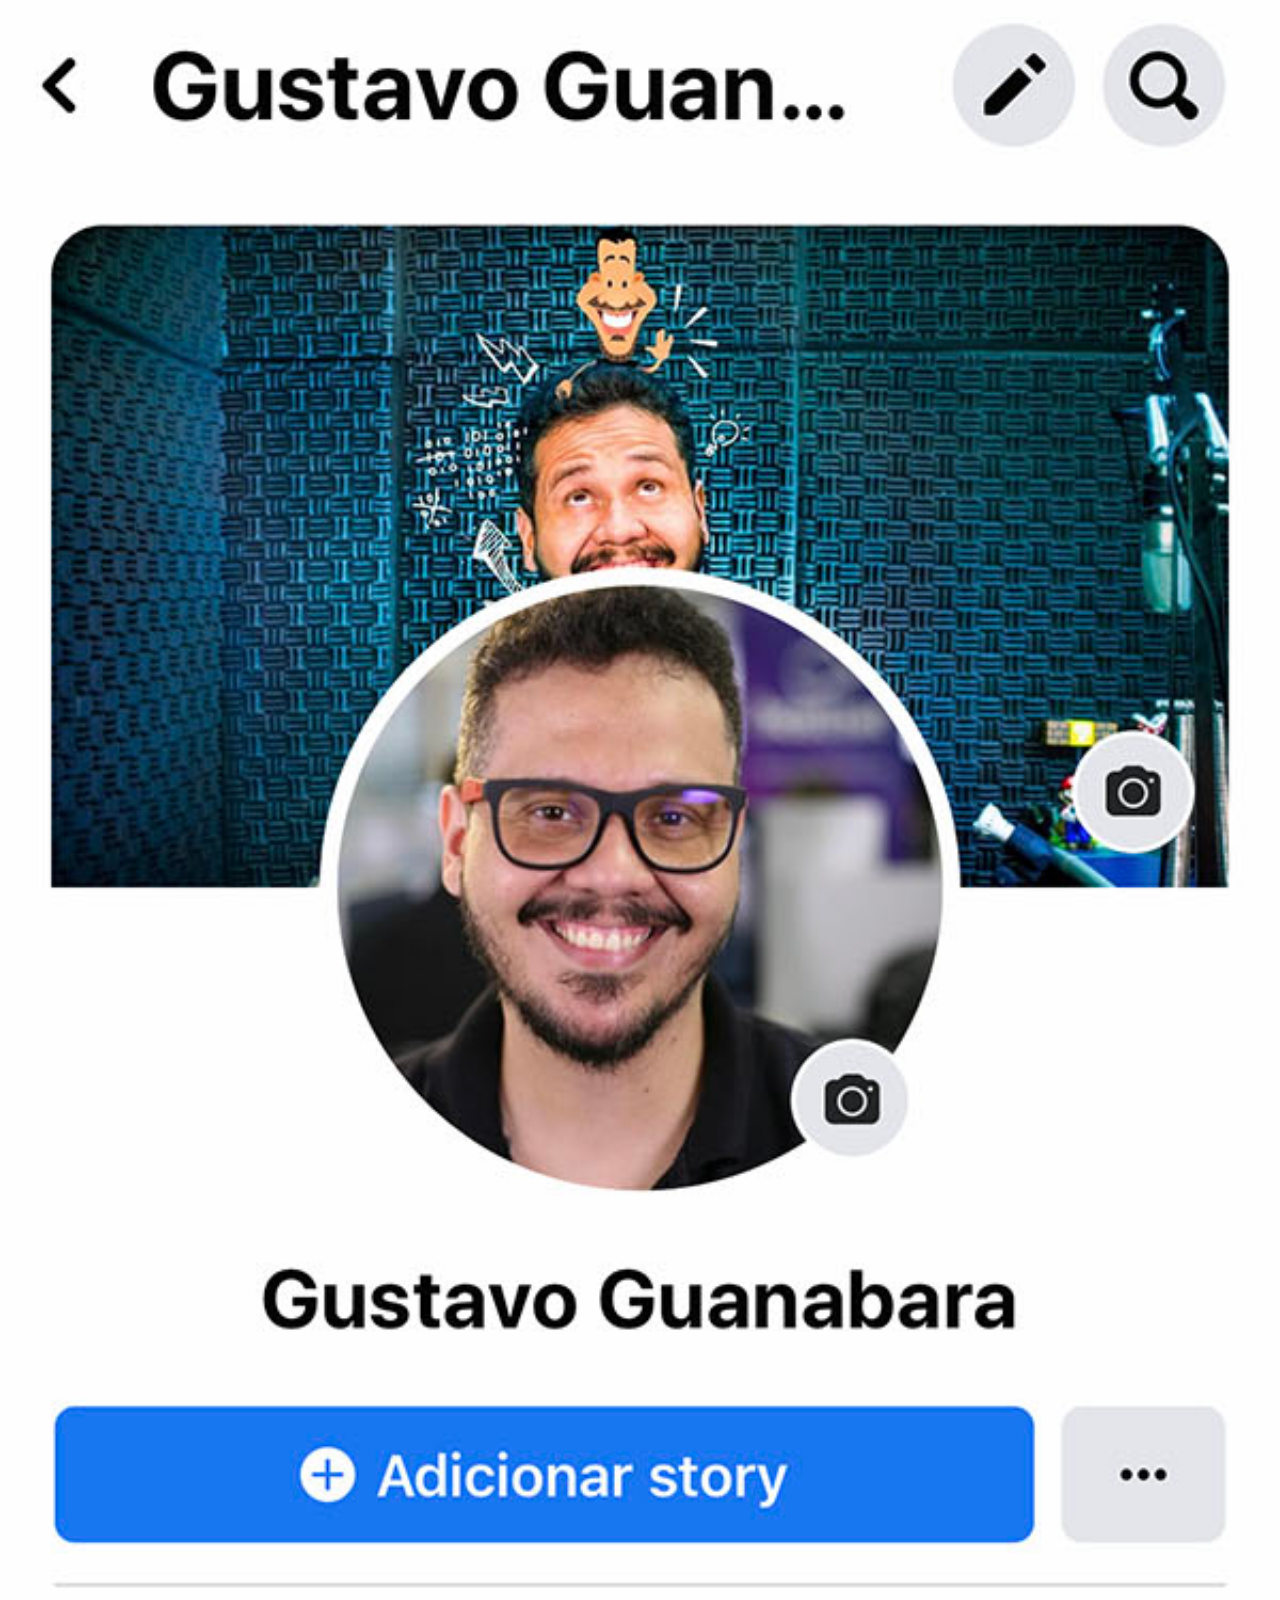
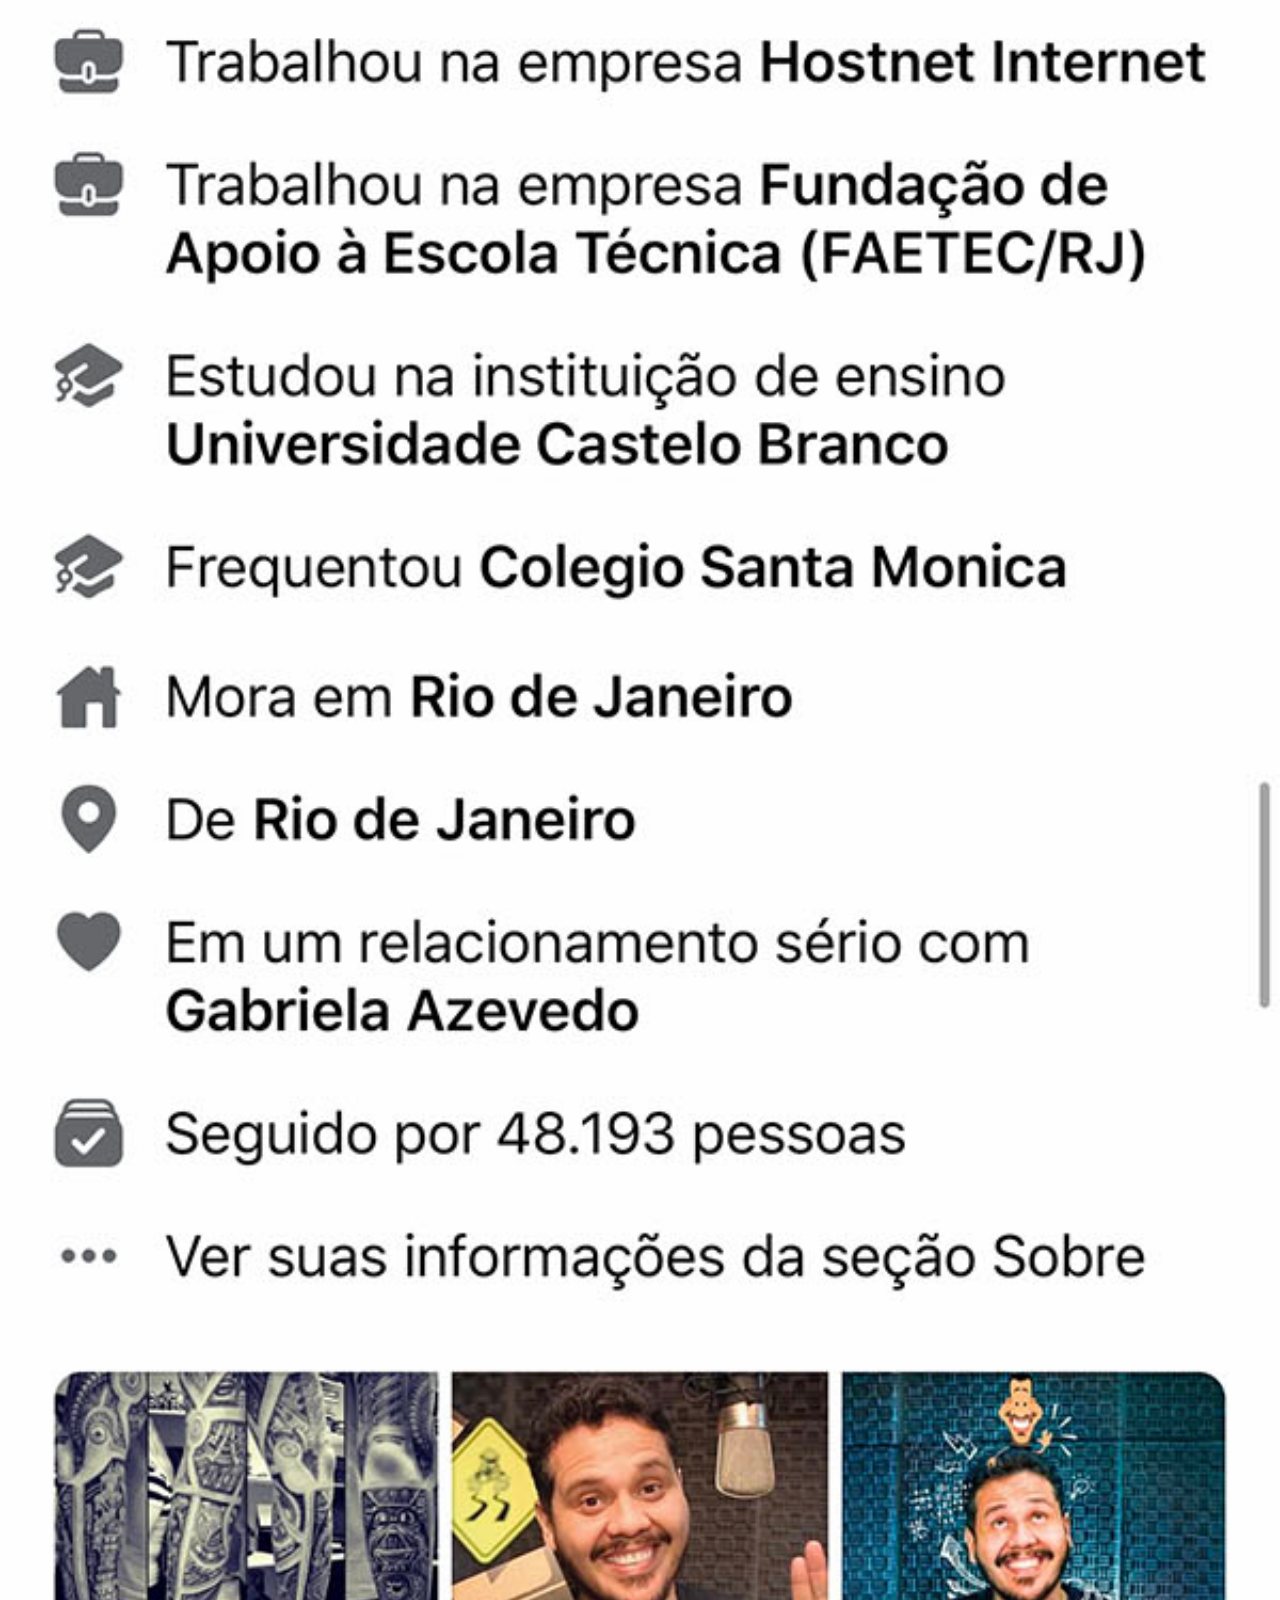
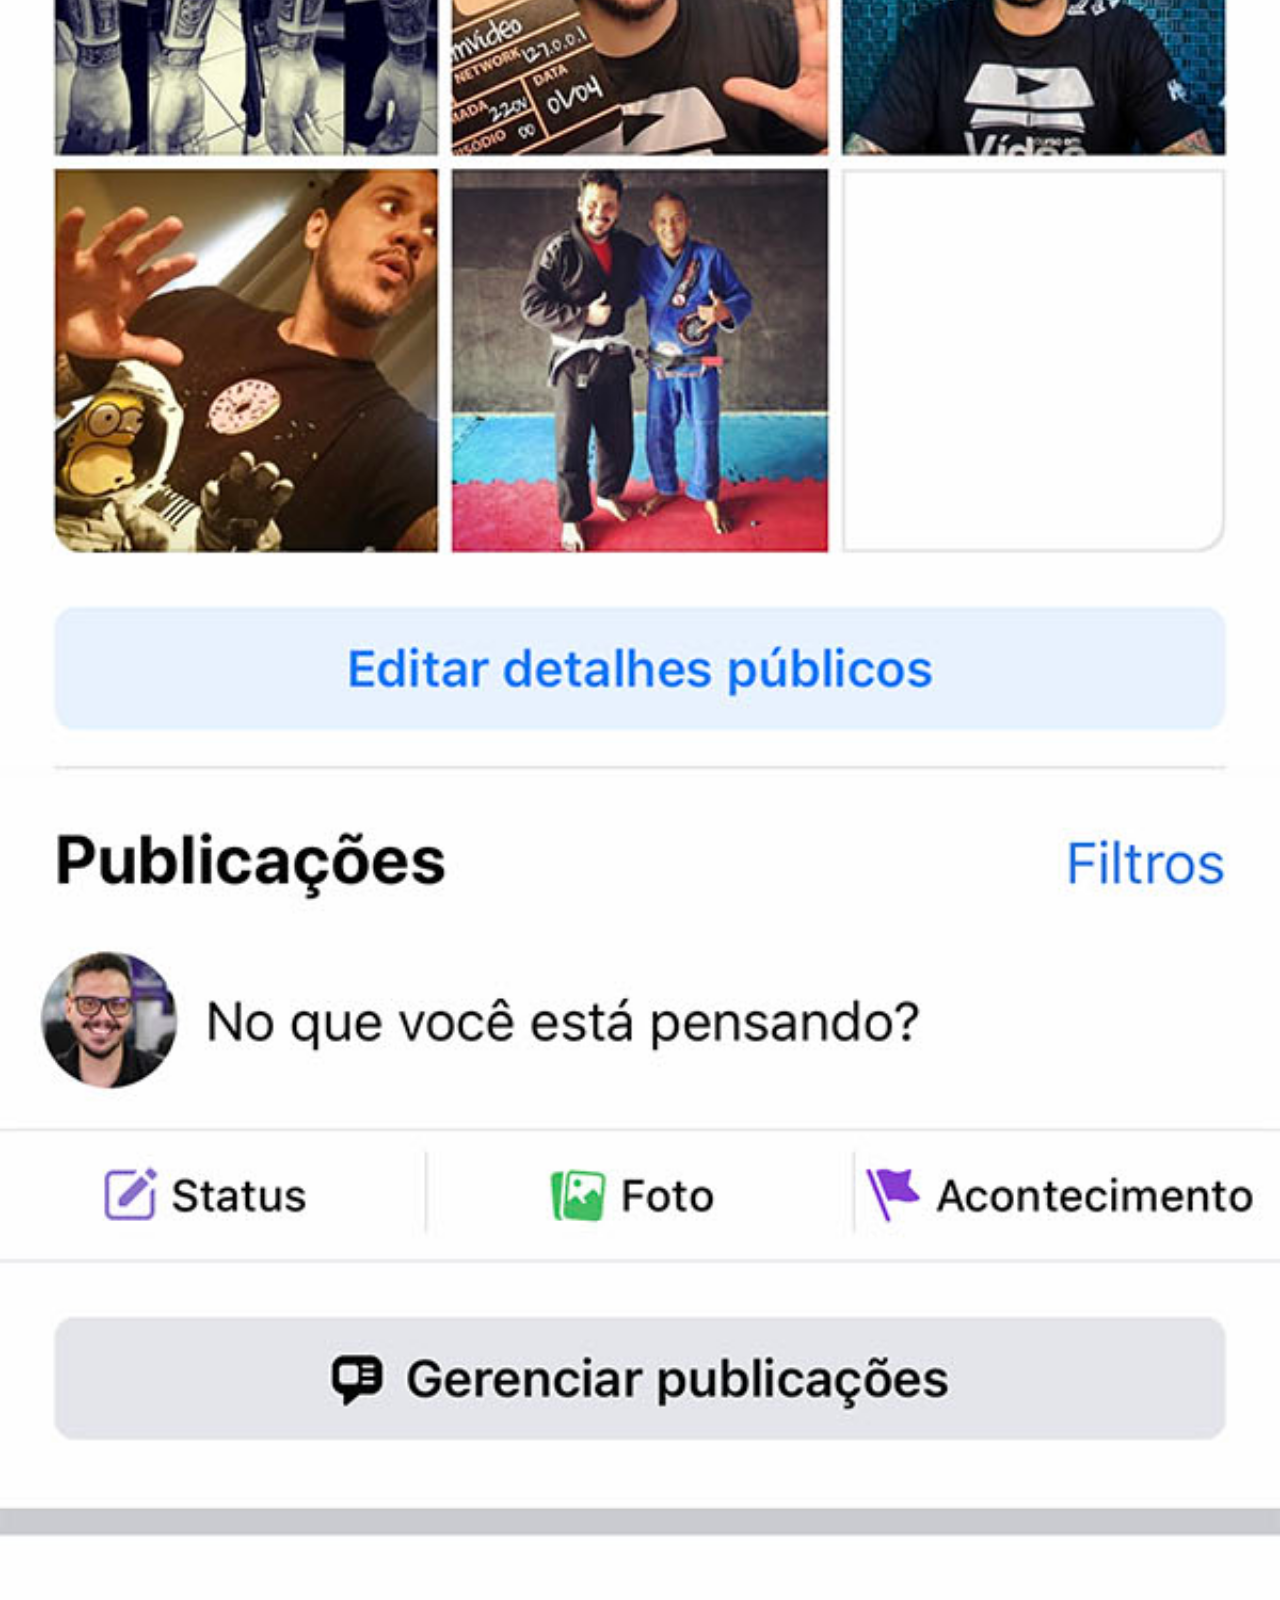
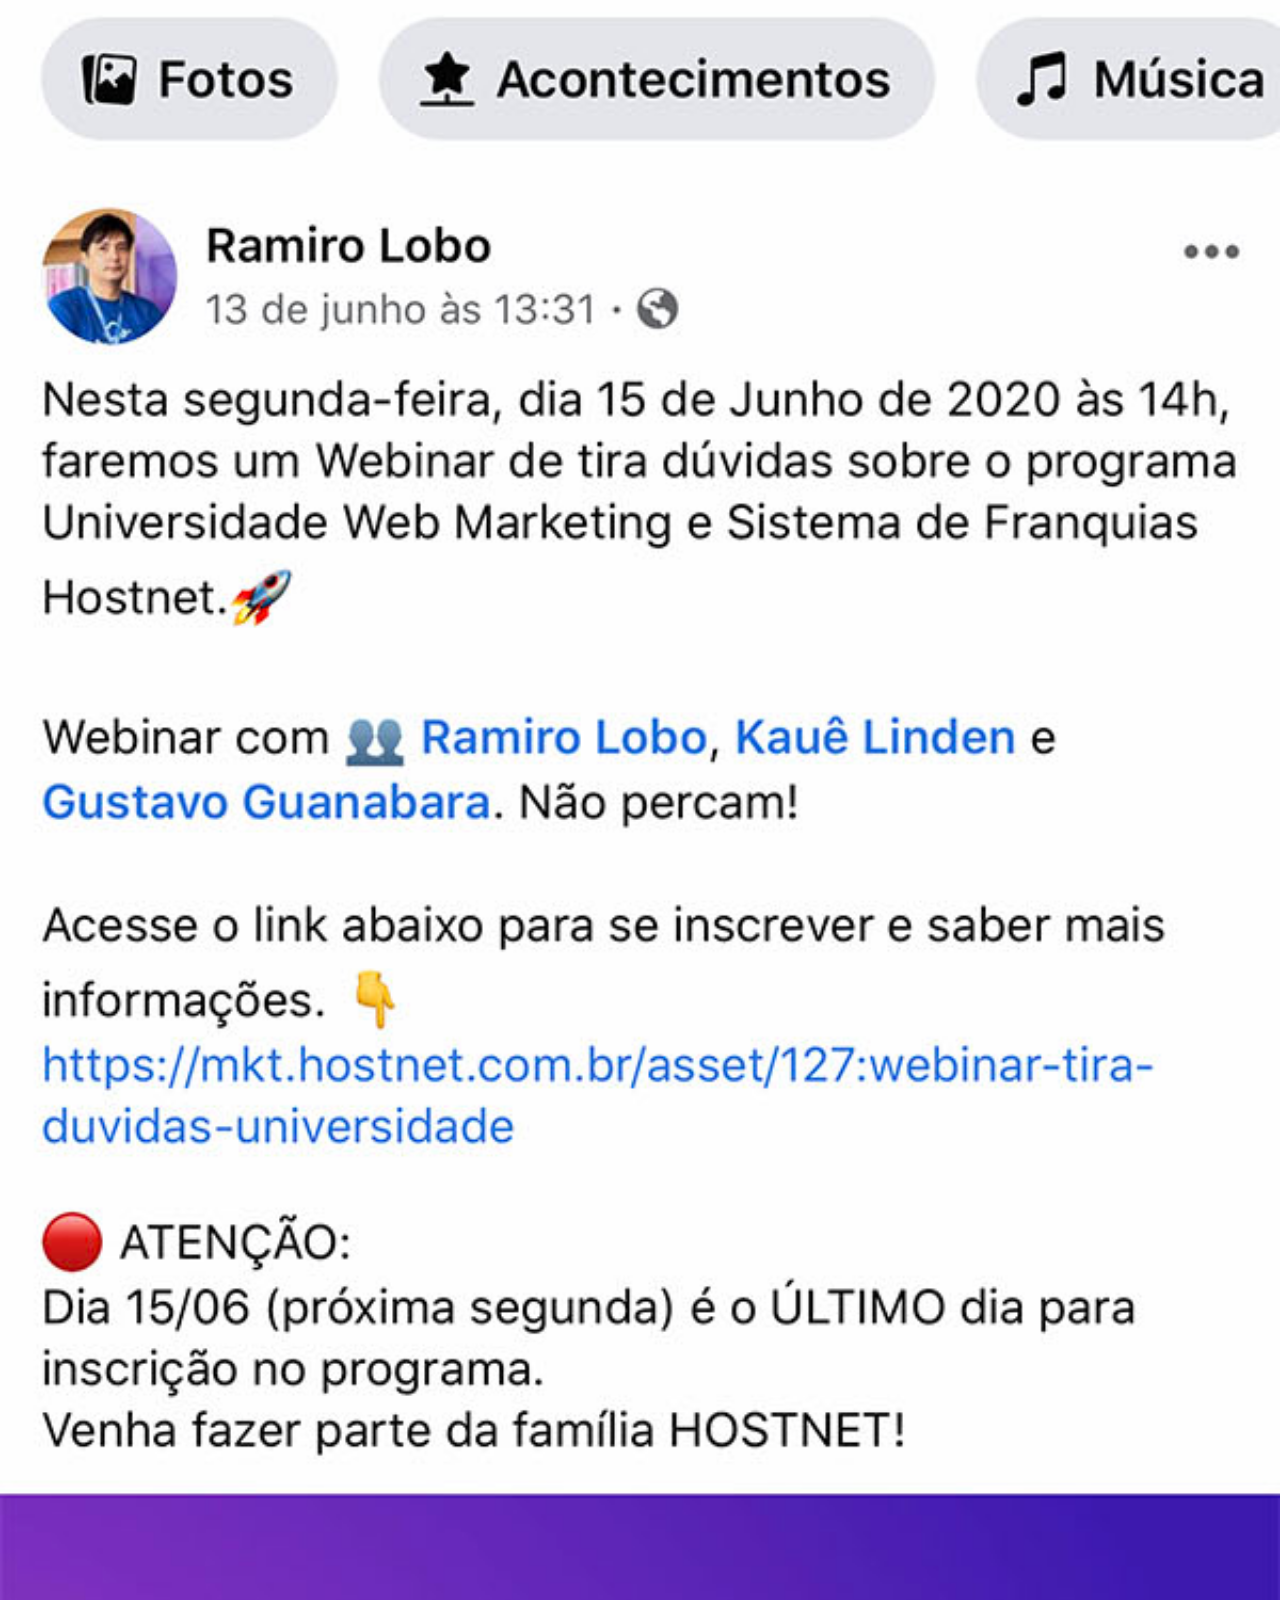
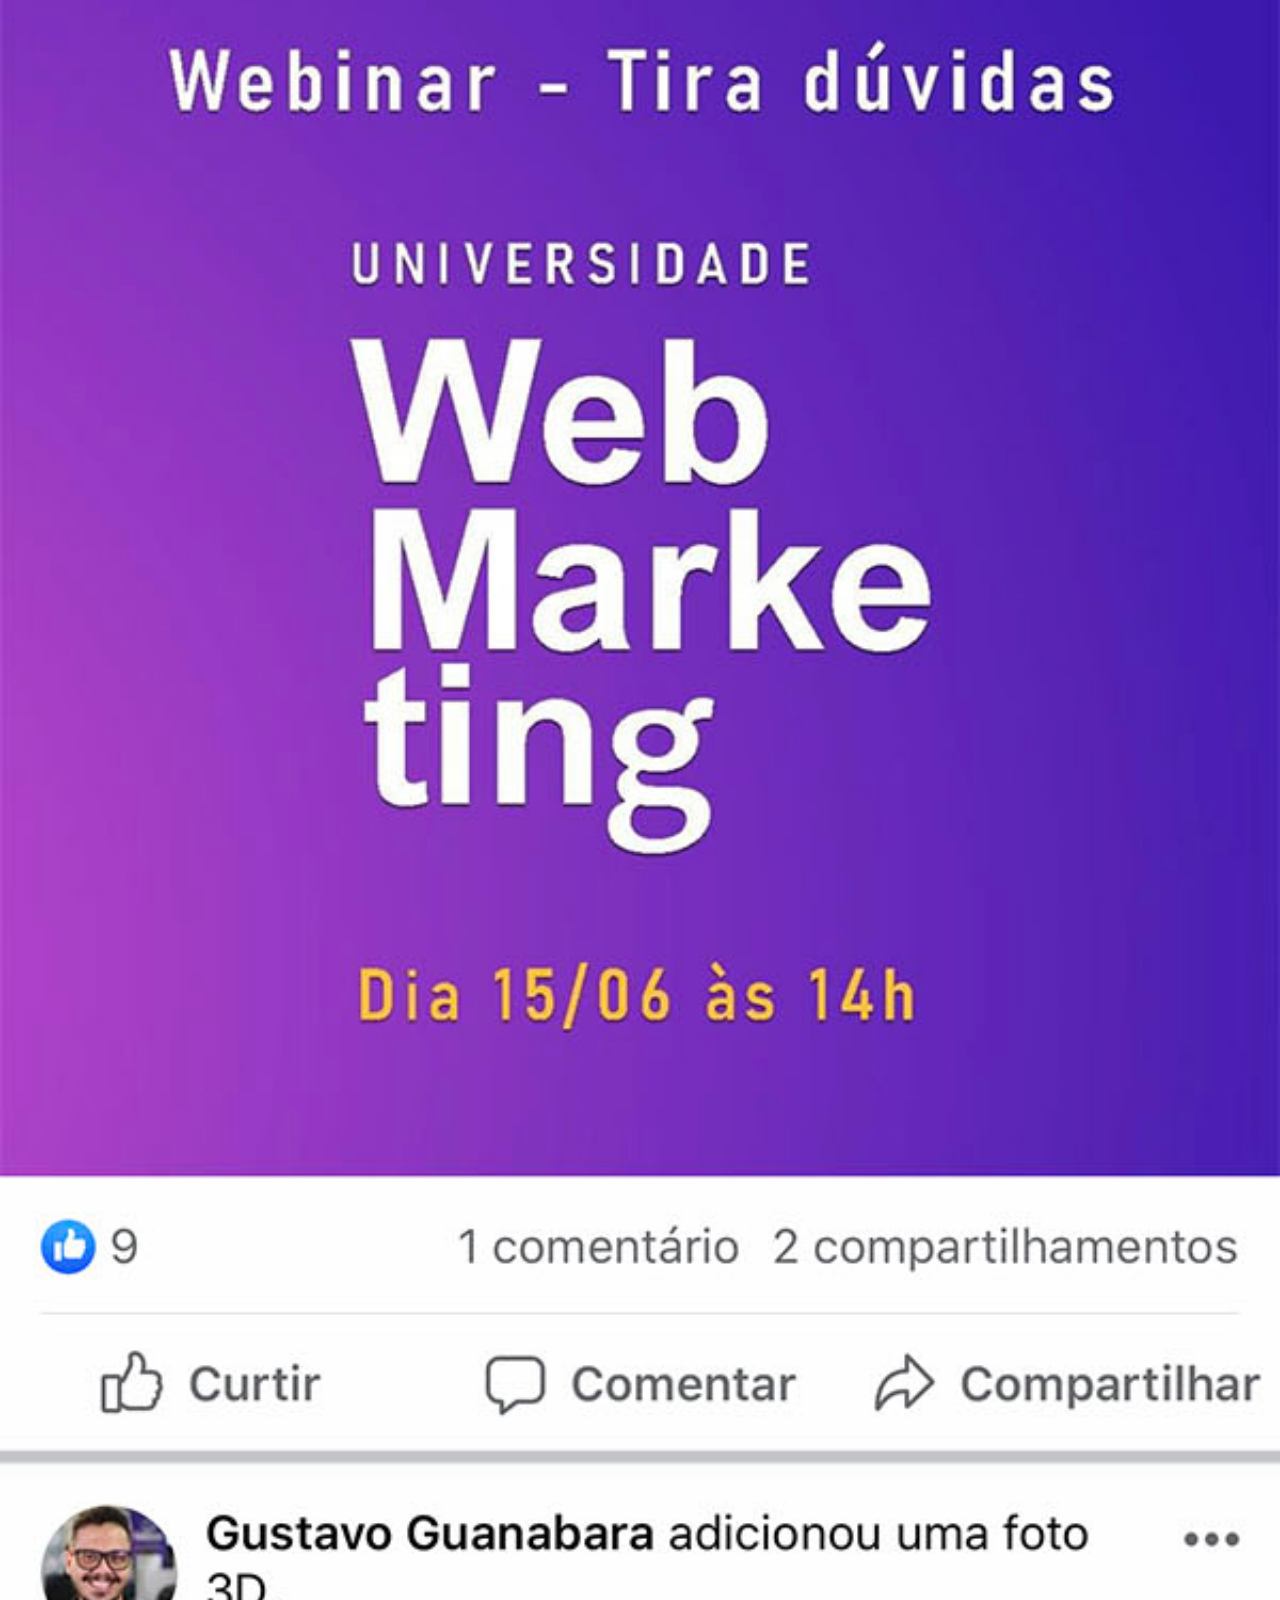
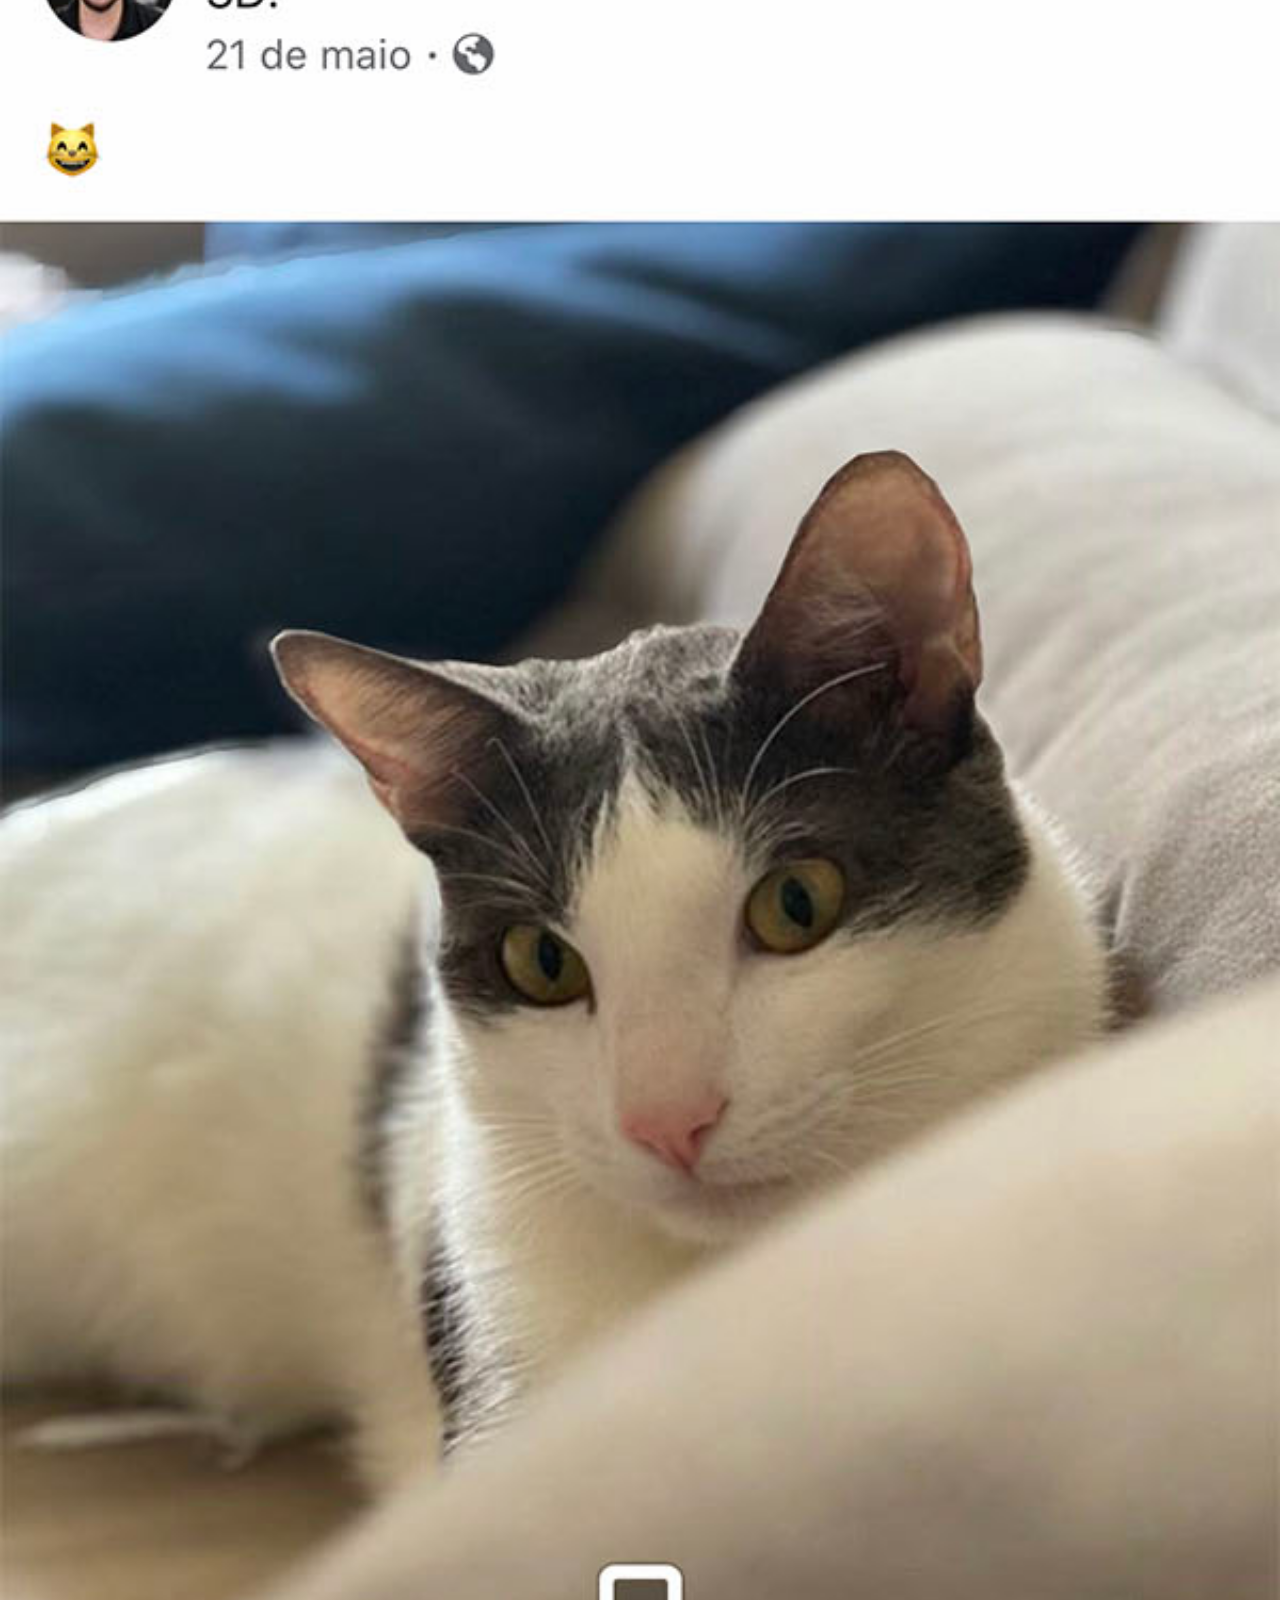
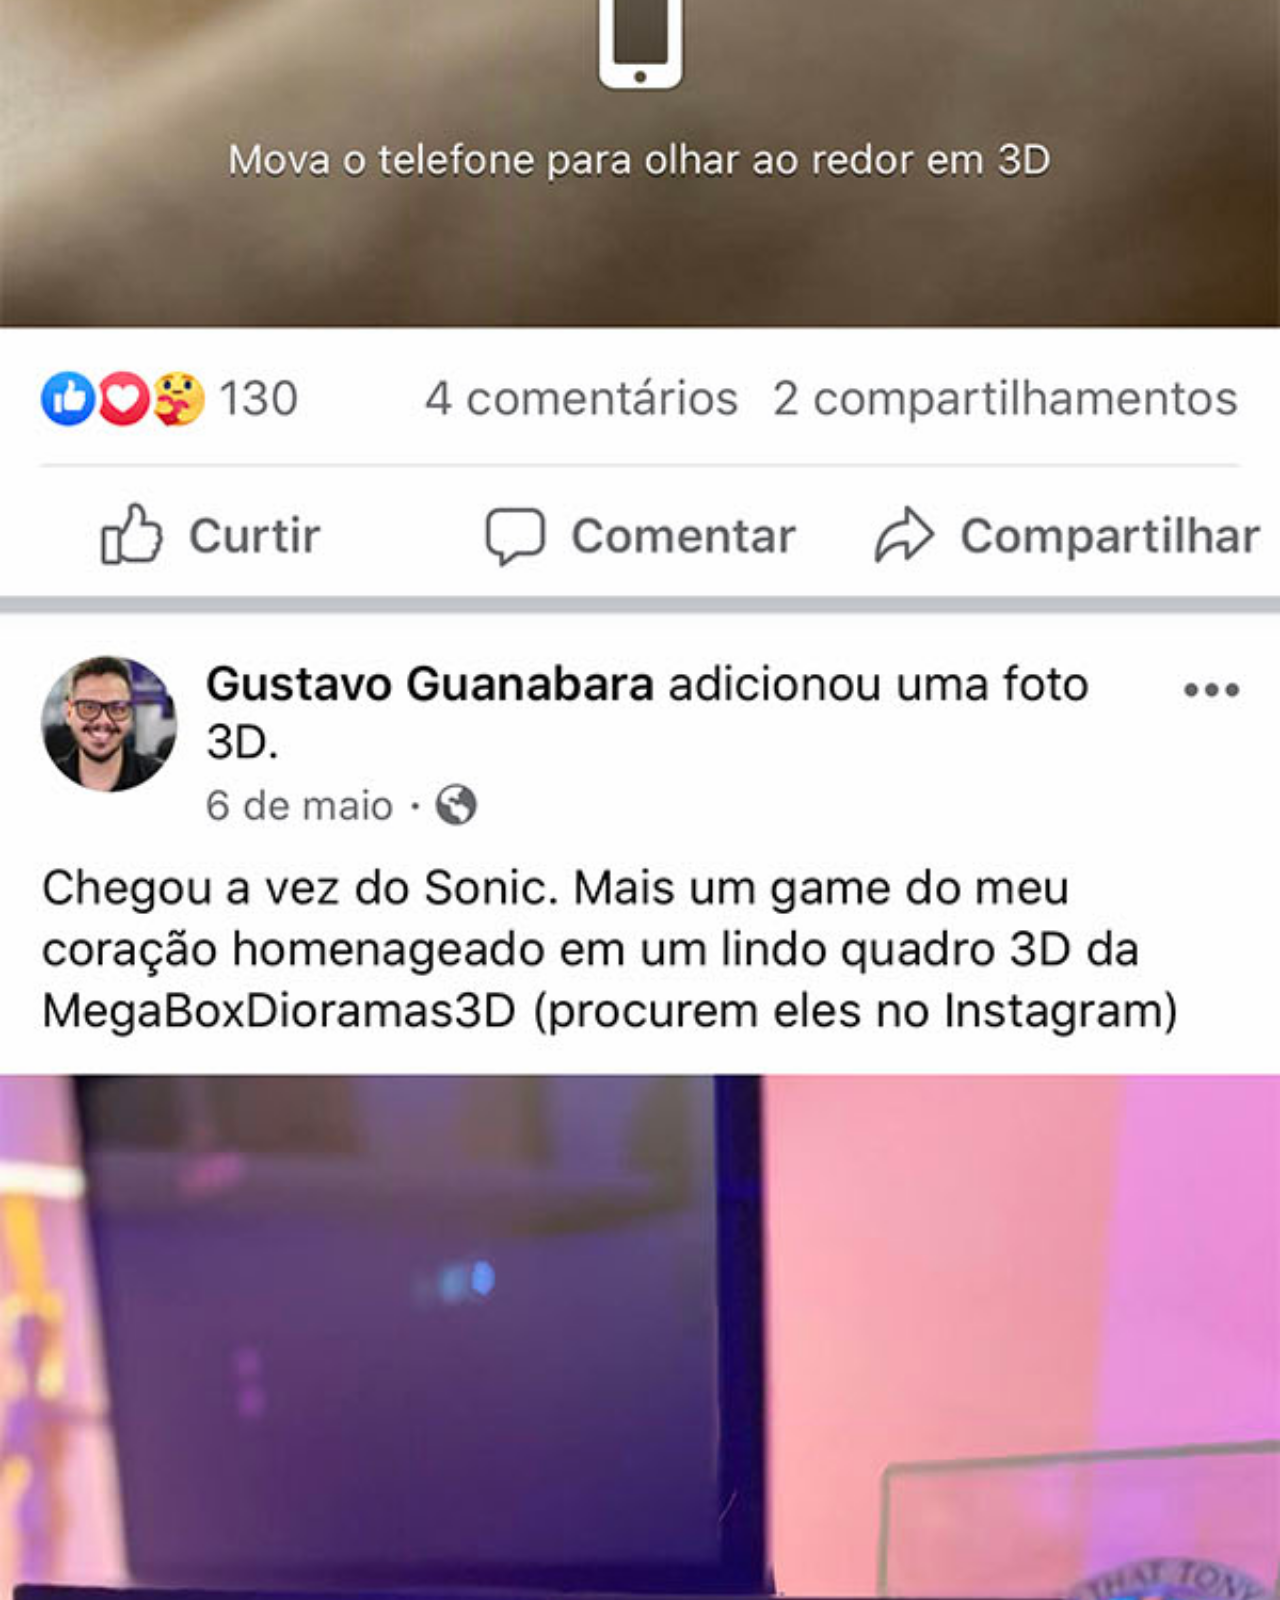
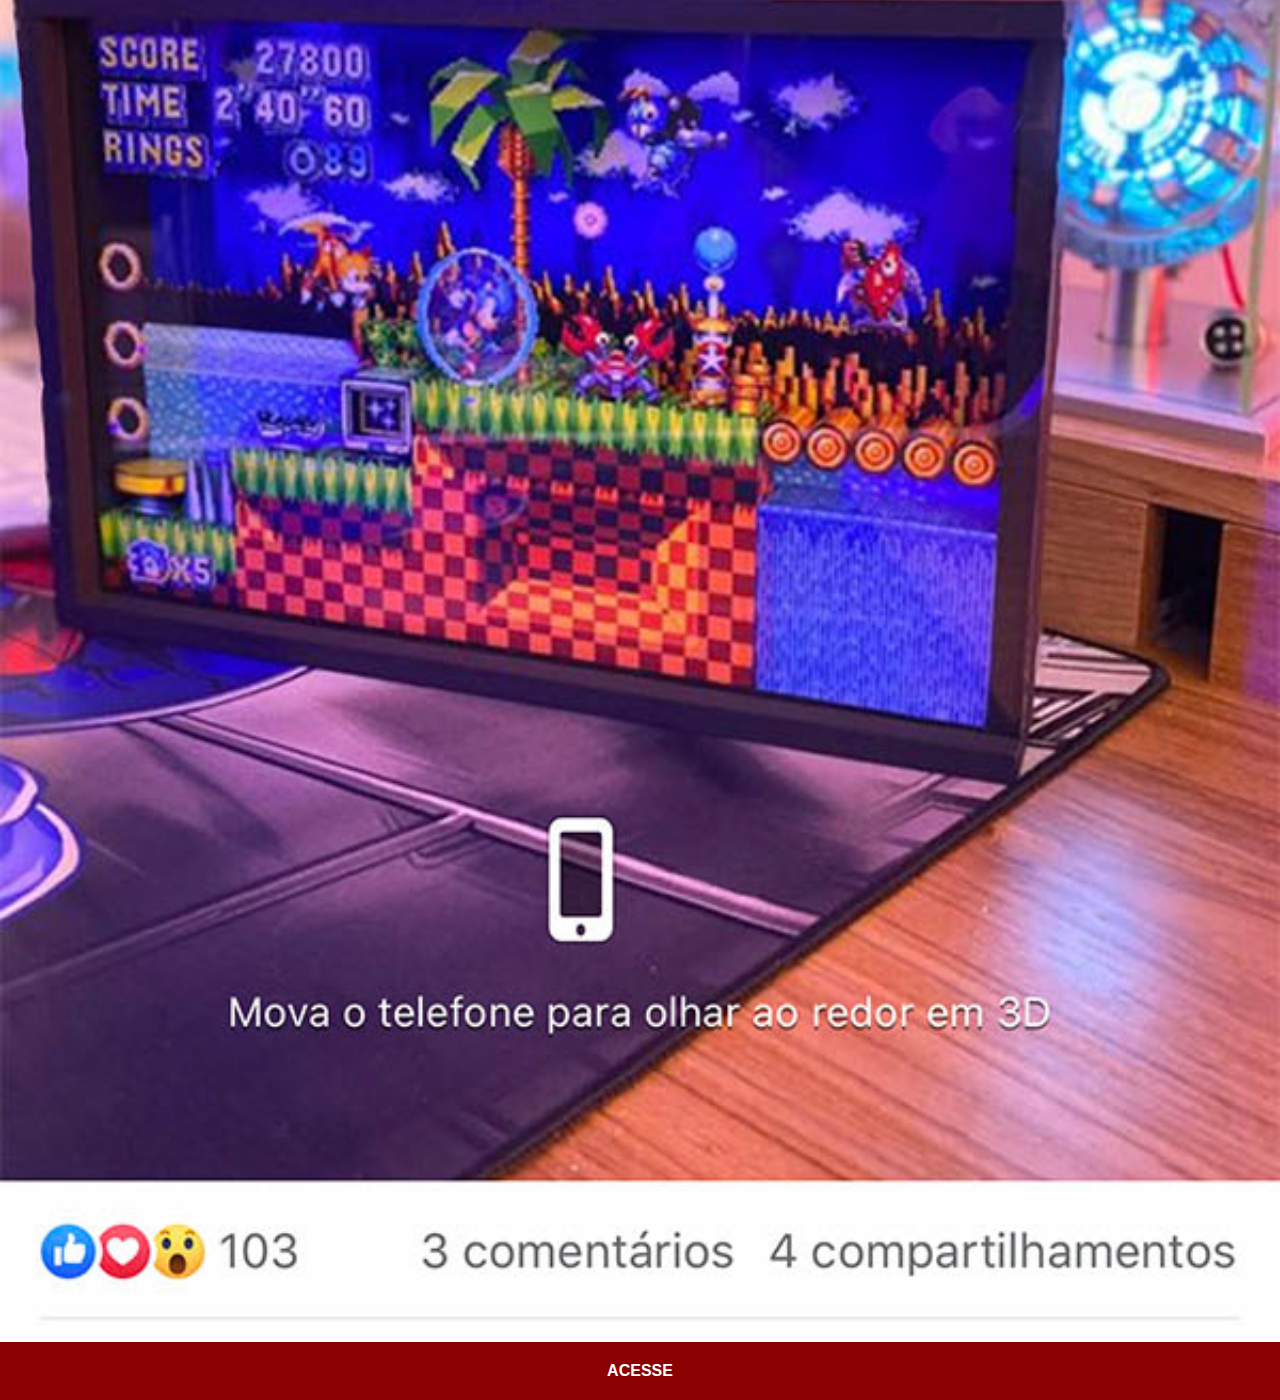
<file: facebook_tela.html>
<!DOCTYPE html>
<html lang="pt-BR">
<head>
    <meta charset="UTF-8">
    <meta name="viewport" content="width=device-width, initial-scale=1.0">
    <title>Tela Facebook</title>
    <link rel="stylesheet" href="estilos/social.css">
</head>
<body>
    <img src="imagens/tela-facebook.jpg" alt="Tela do Facebook"> 
    <a href="https://www.facebook.com/gustavoguanabara/" target="_blank">ACESSE</a>
</body>
</html>
</file>
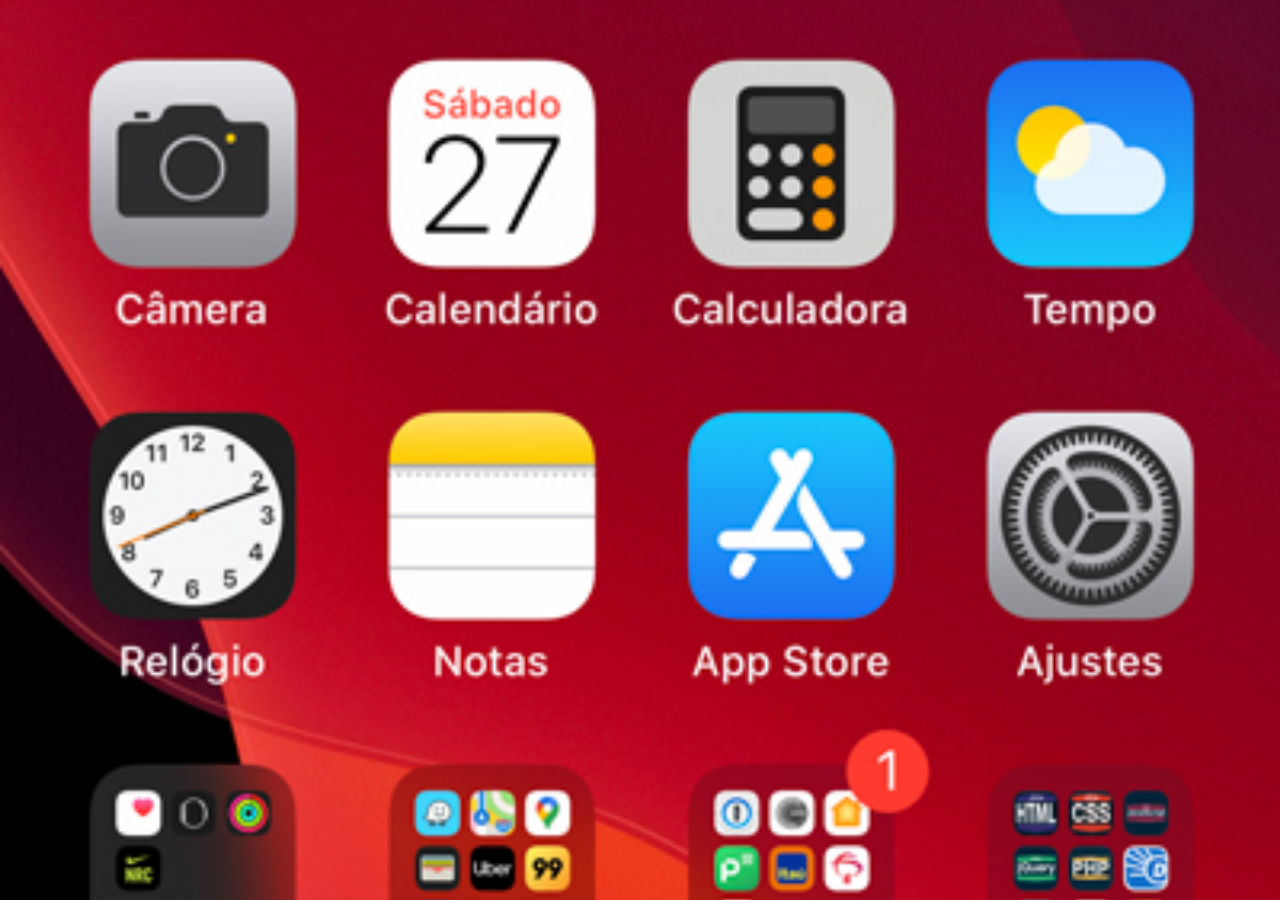
<file: home.html>
<!DOCTYPE html>
<html lang="pt-BR">
<head>
    <meta charset="UTF-8">
    <meta name="viewport" content="width=device-width, initial-scale=1.0">
    <title>Tela do Celular</title>
</head>
<style>
    * {
      margin: 0px;
      padding: 0px;   
    }

    body {
        width: 100vw;
        height: 100vh;
        background: black url('imagens/tela-home.jpg')no-repeat top center ;
        background-size: cover;
    }
</style>
<body>
  
</body>
</html>
</file>
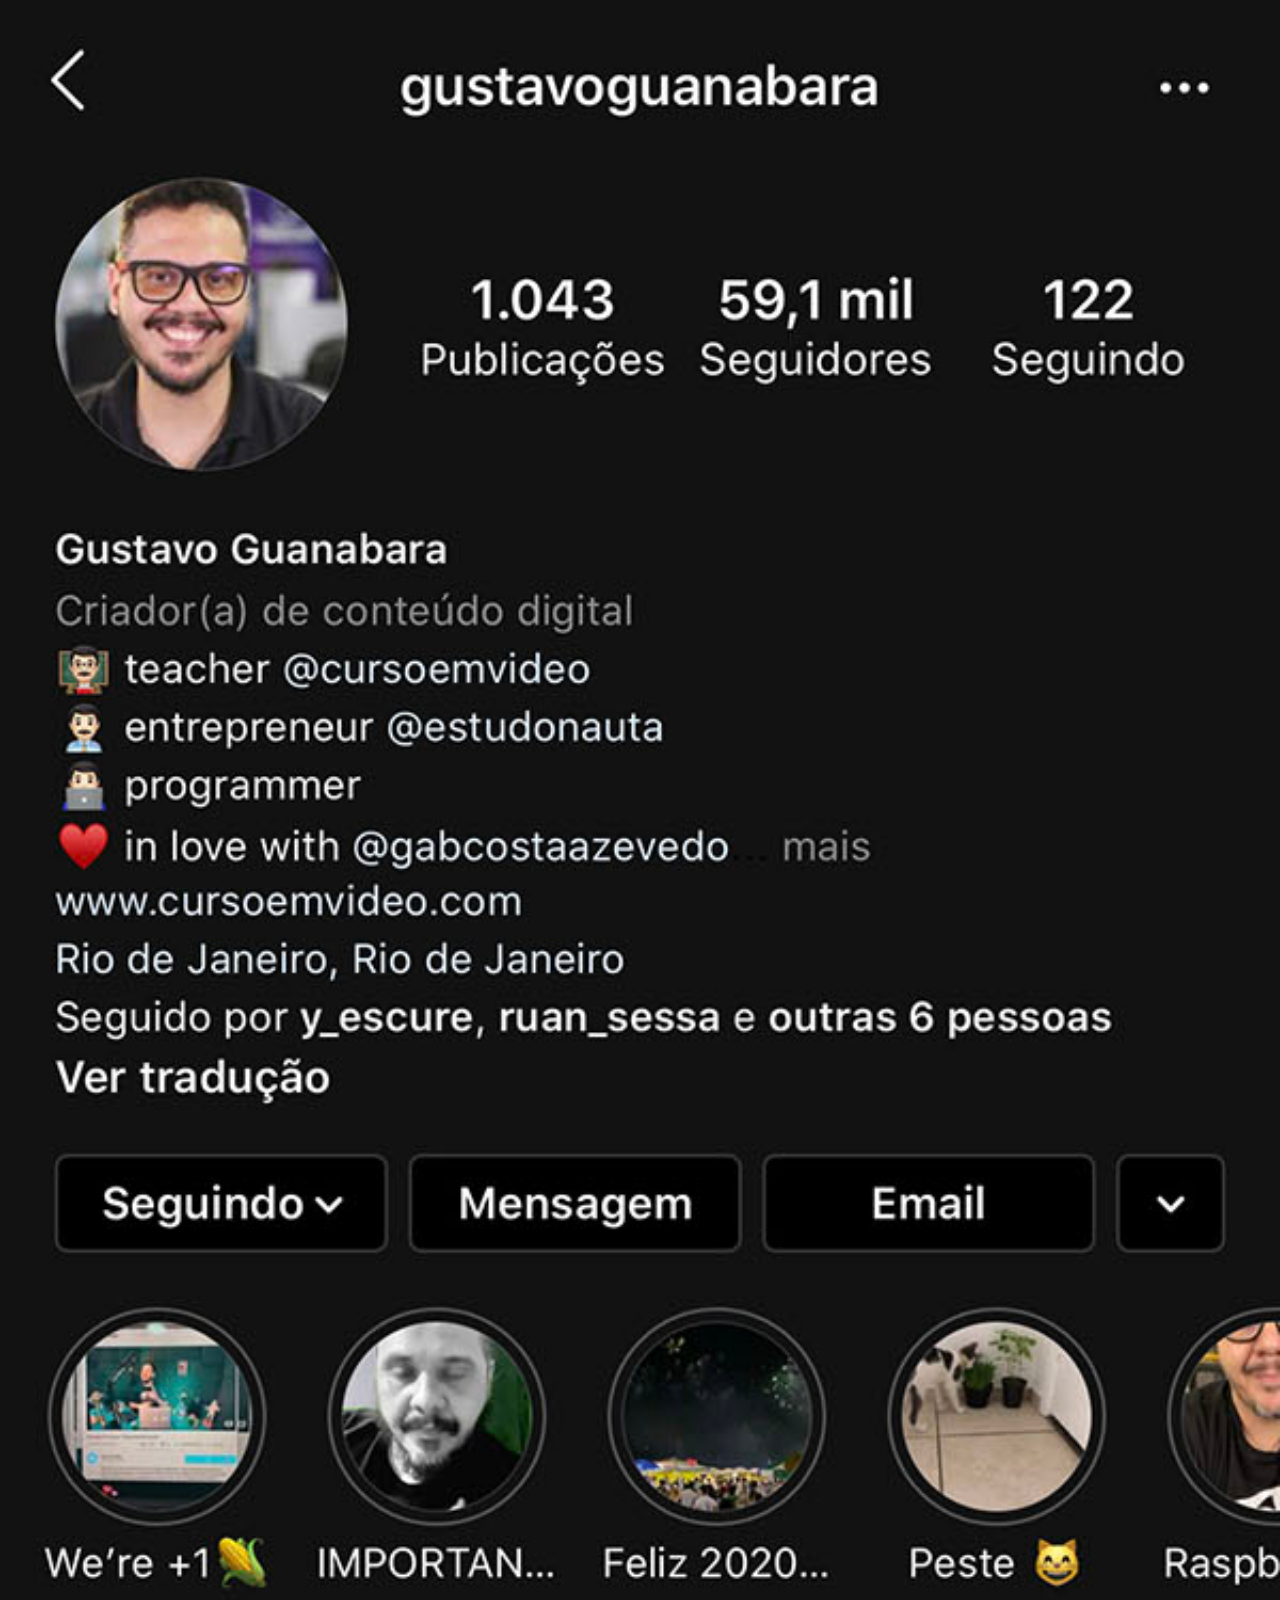
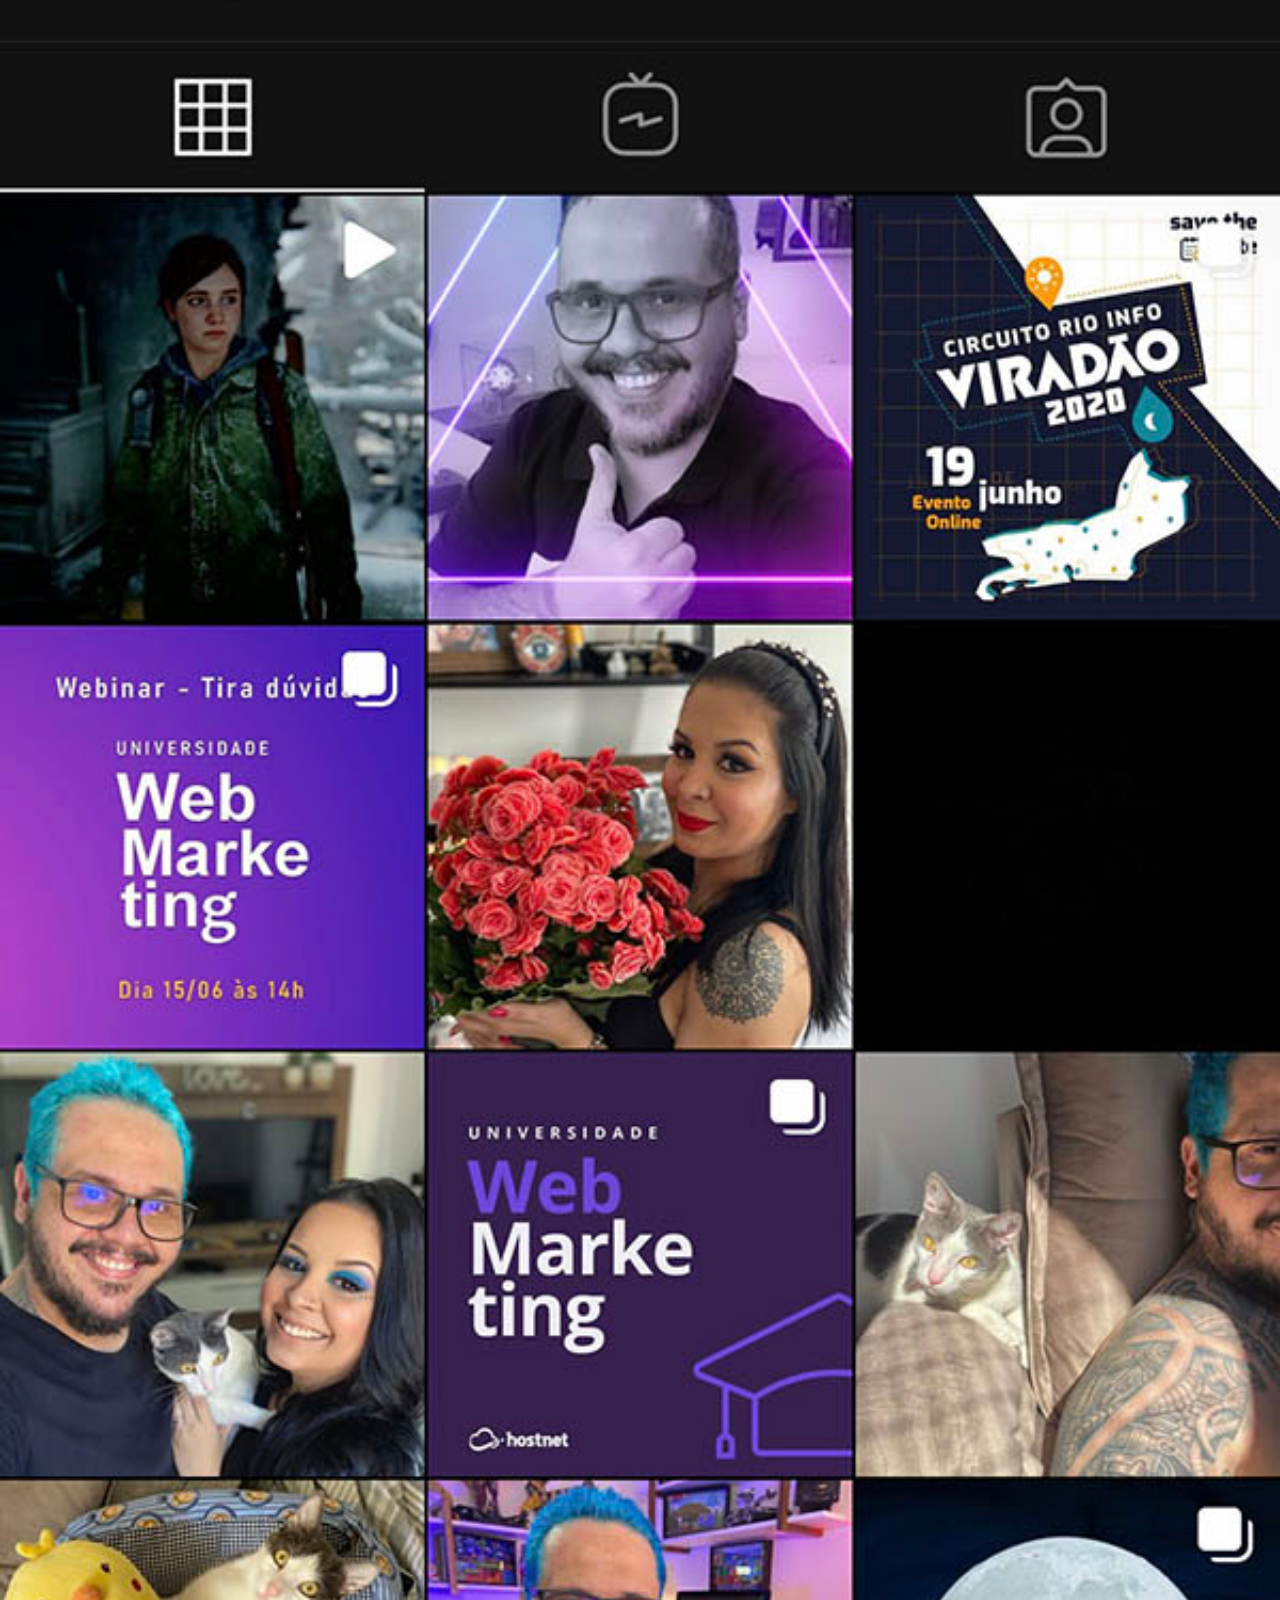
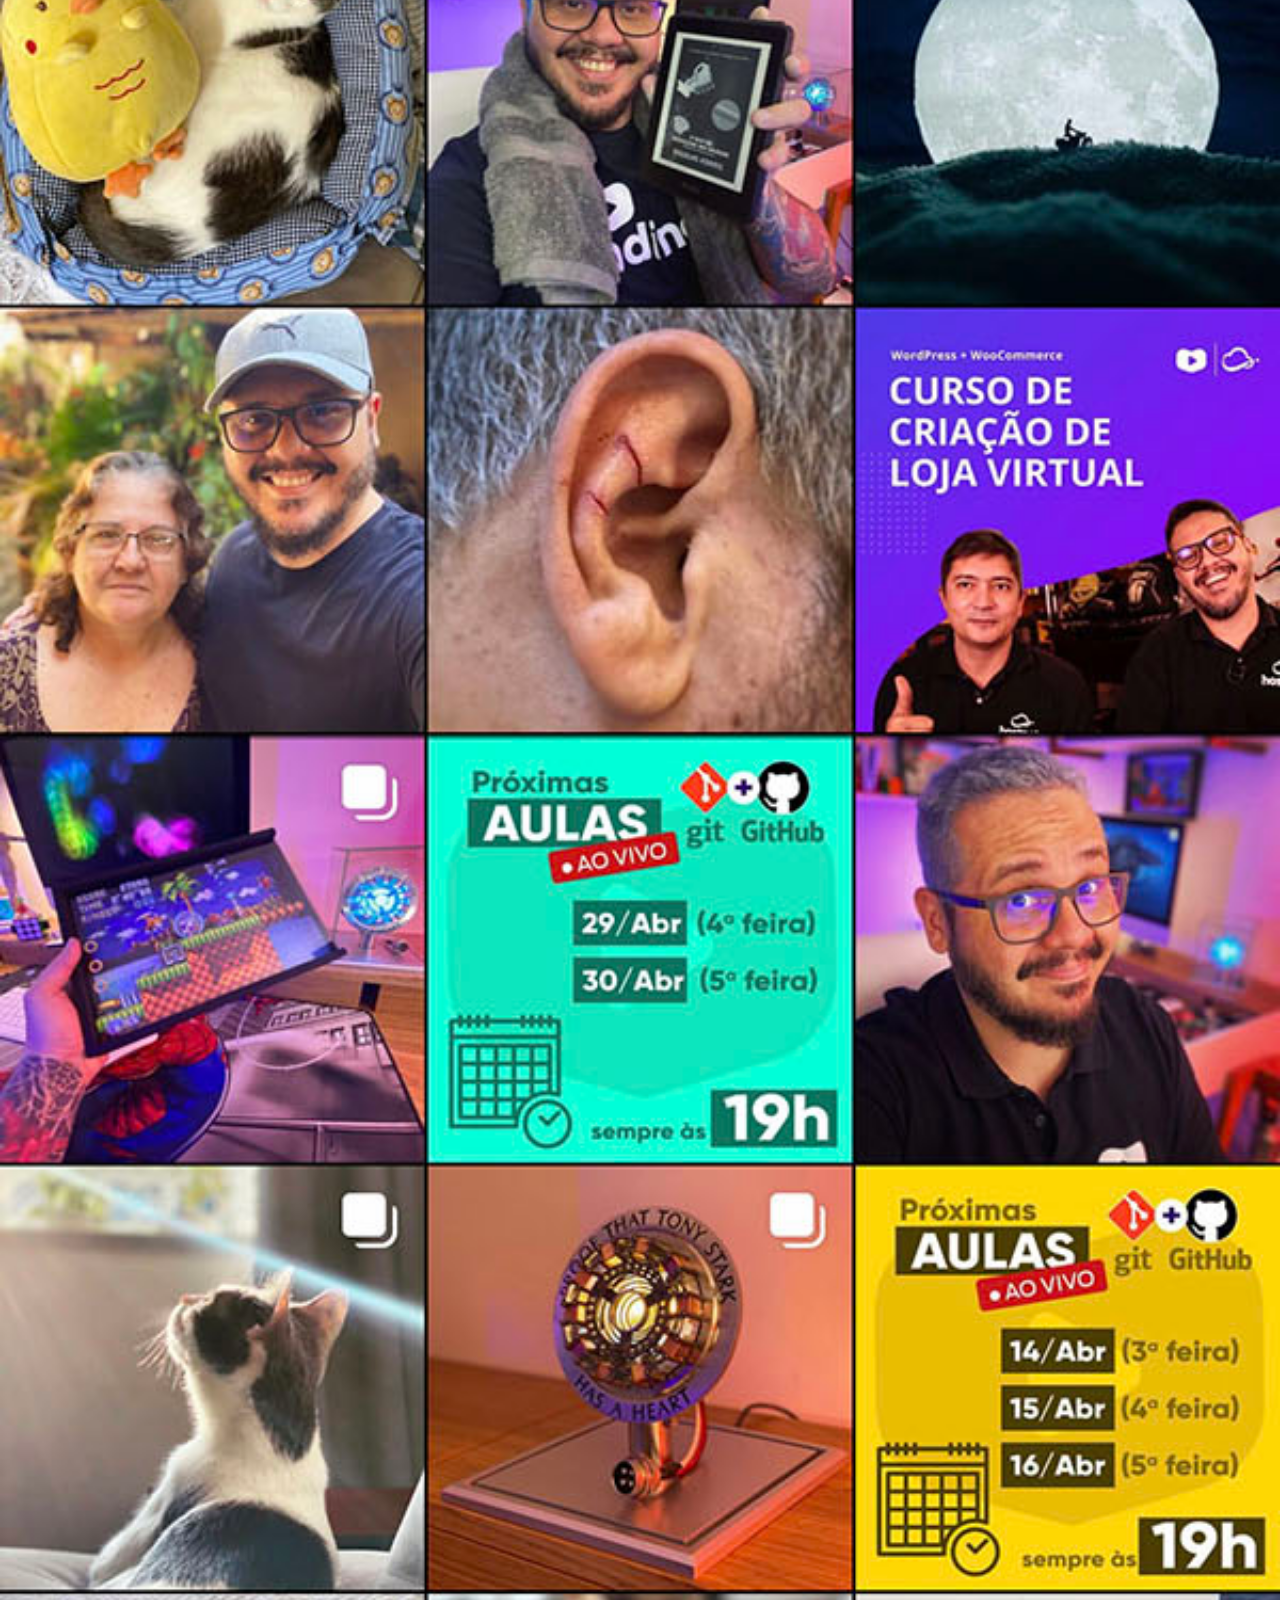
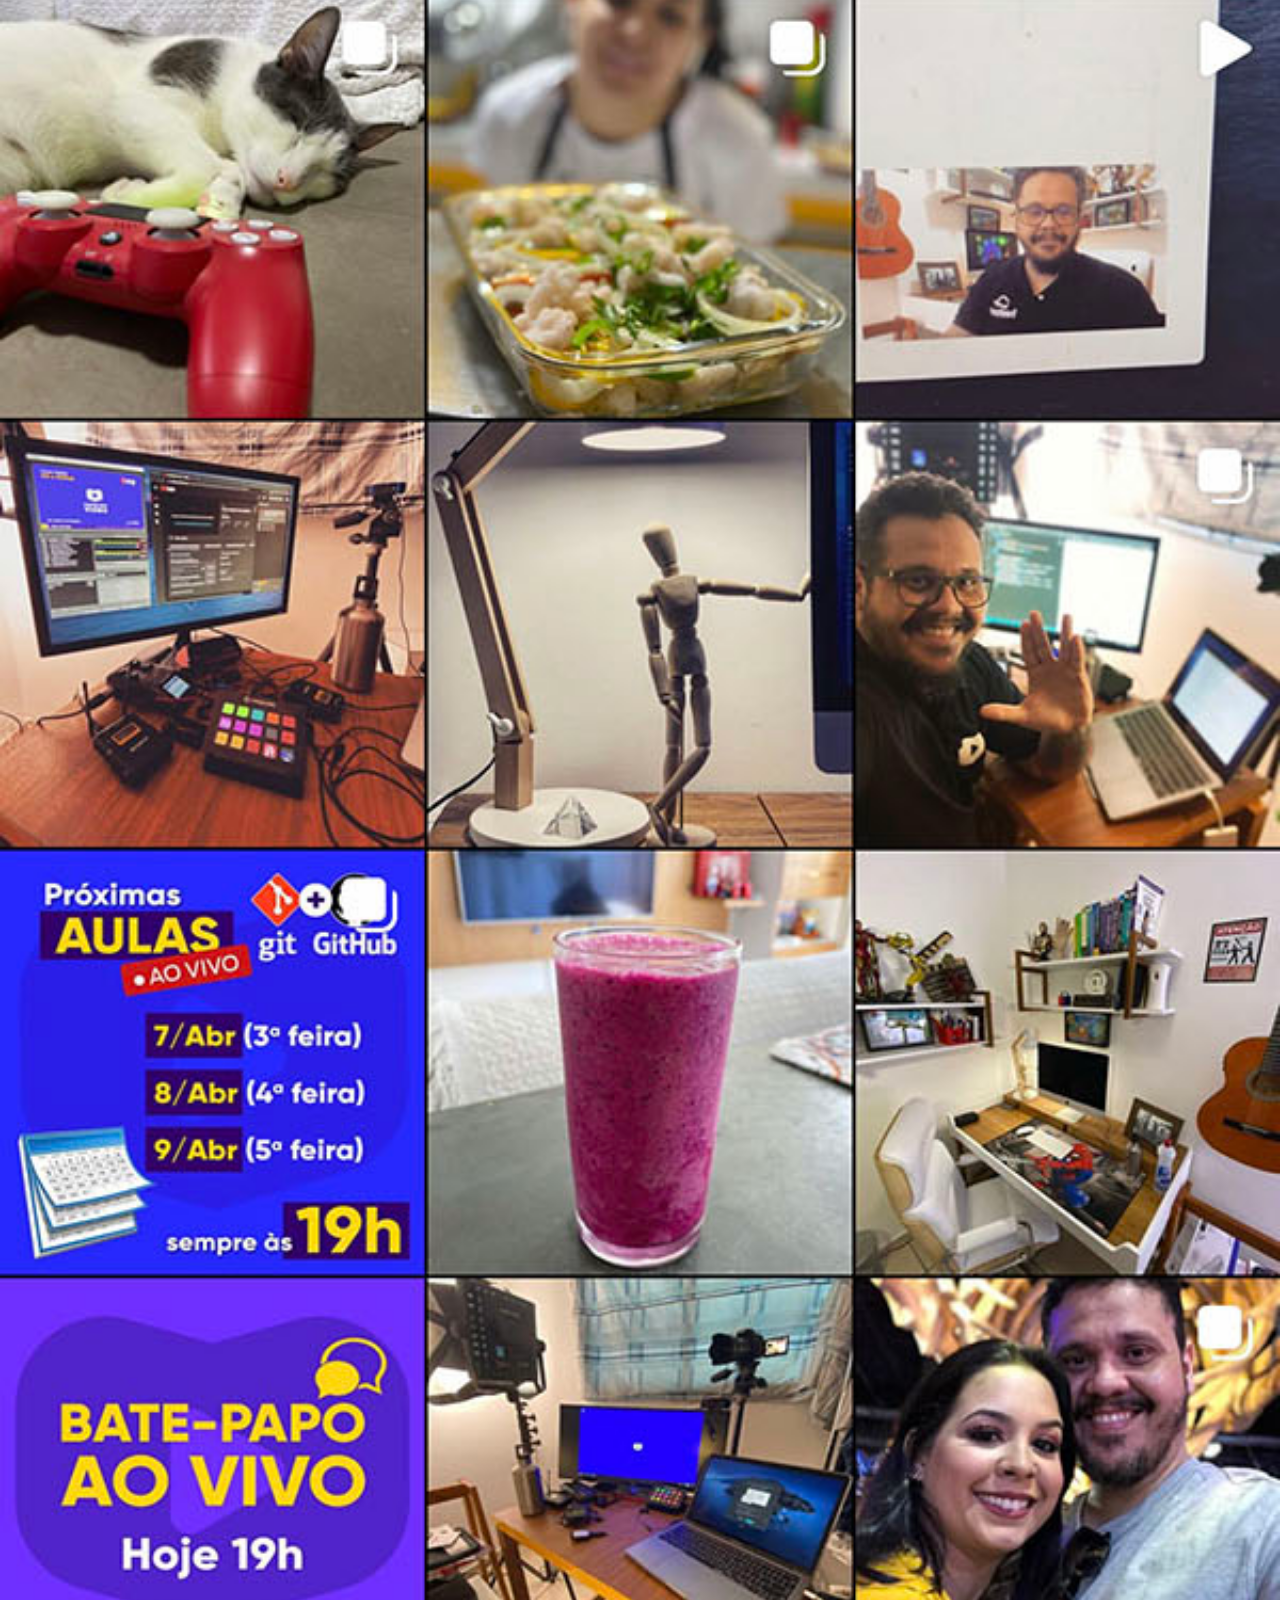
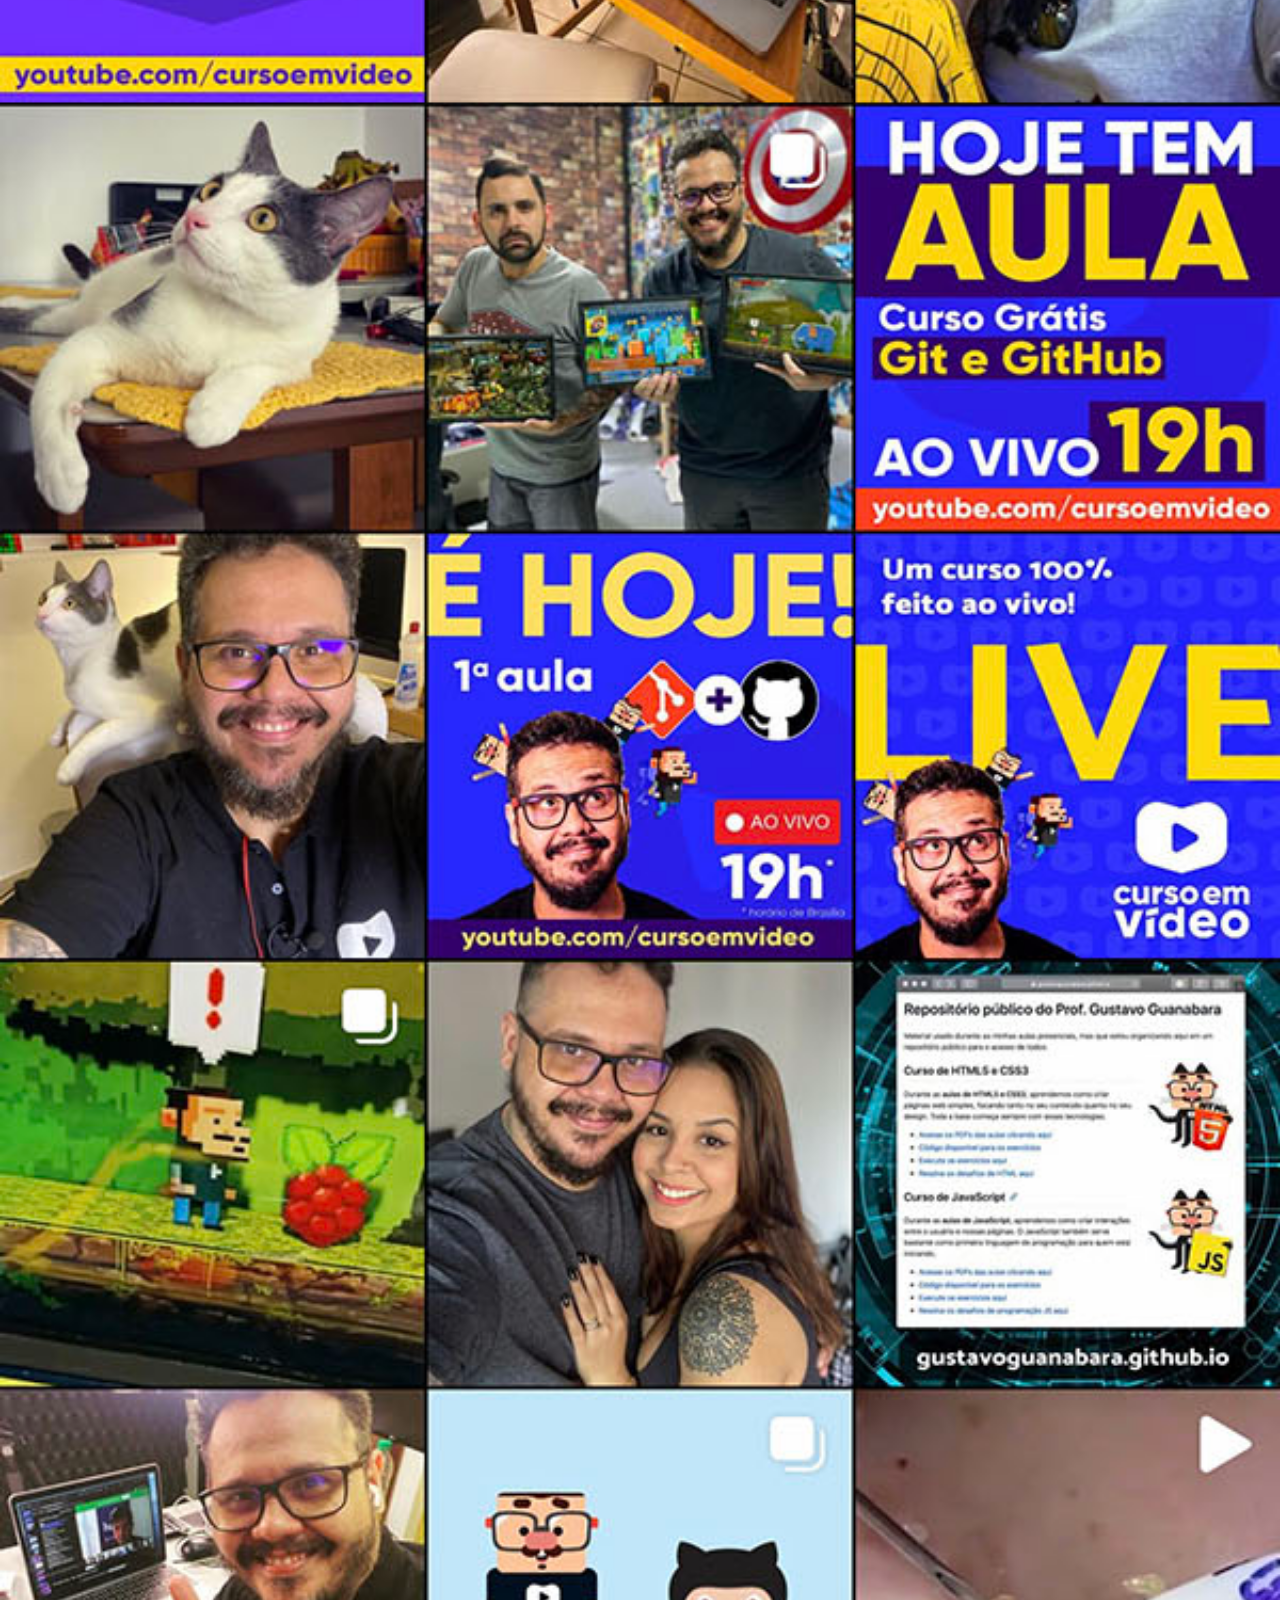
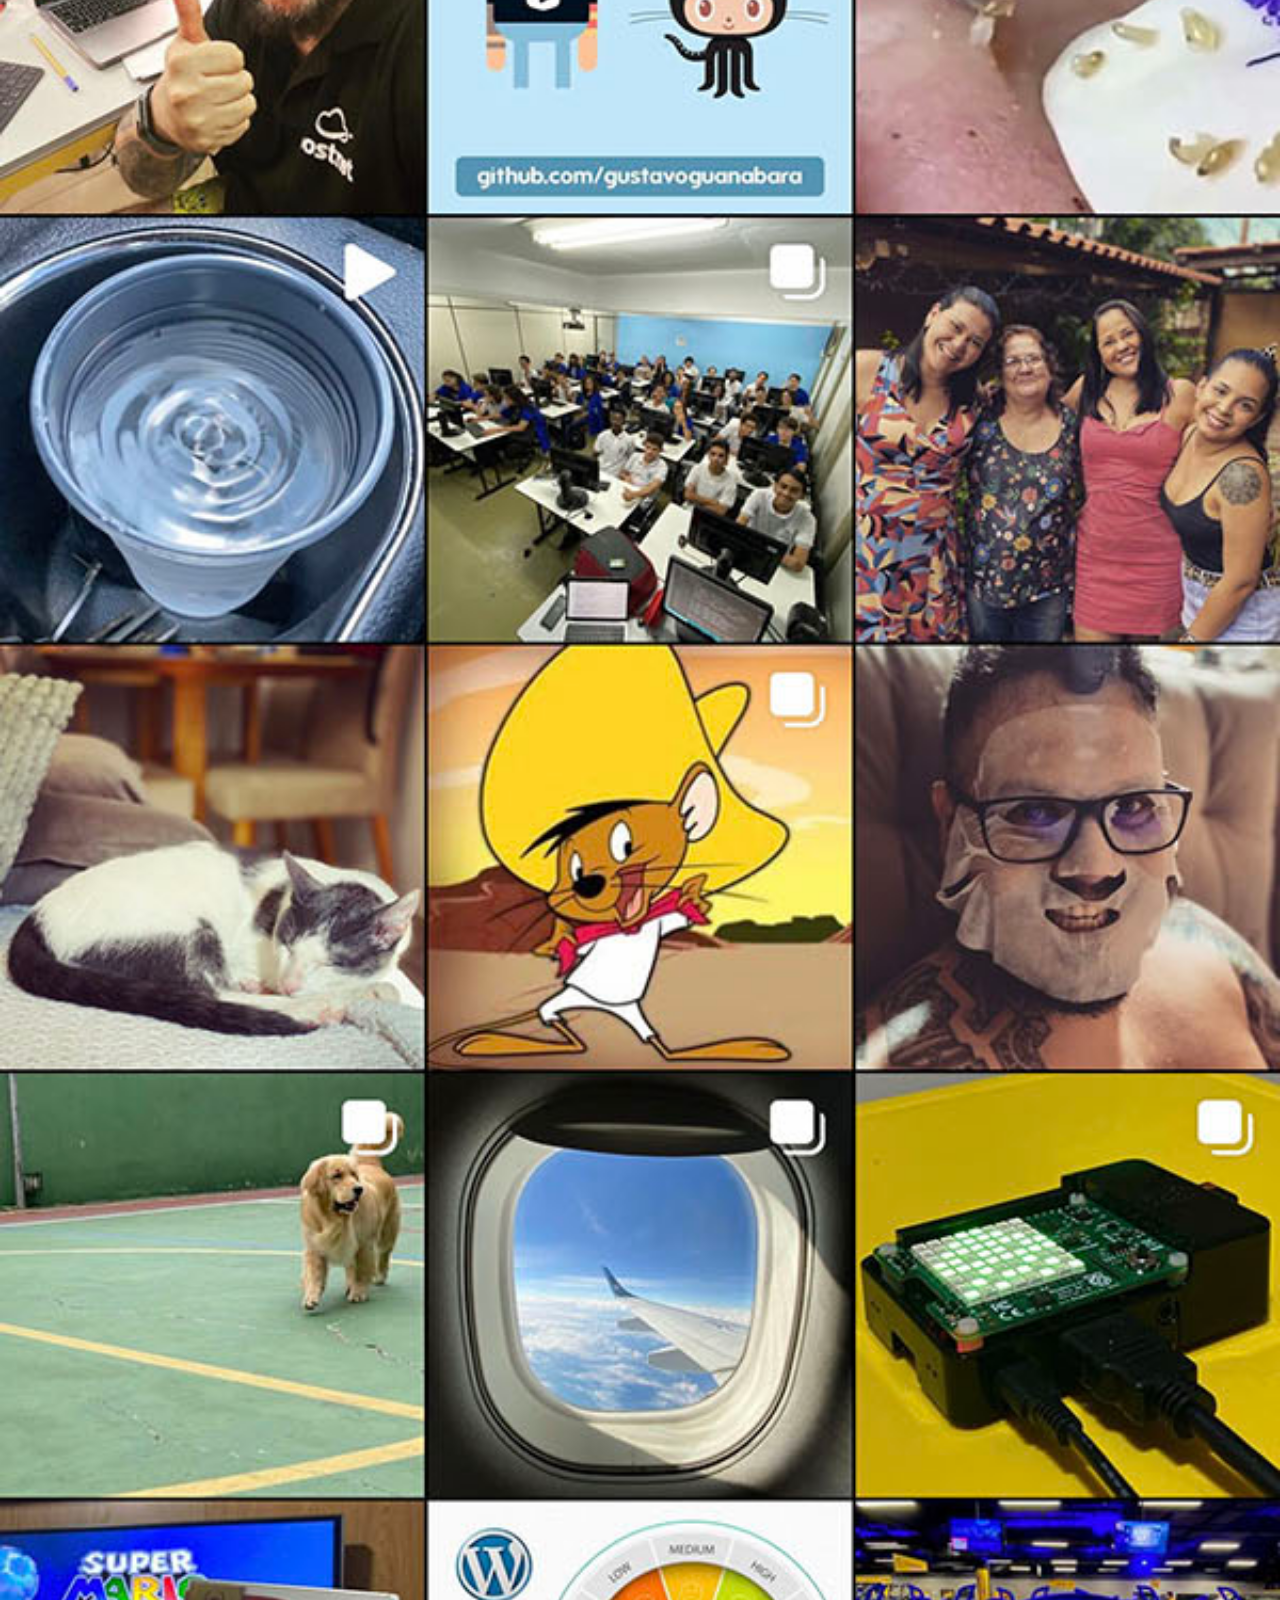
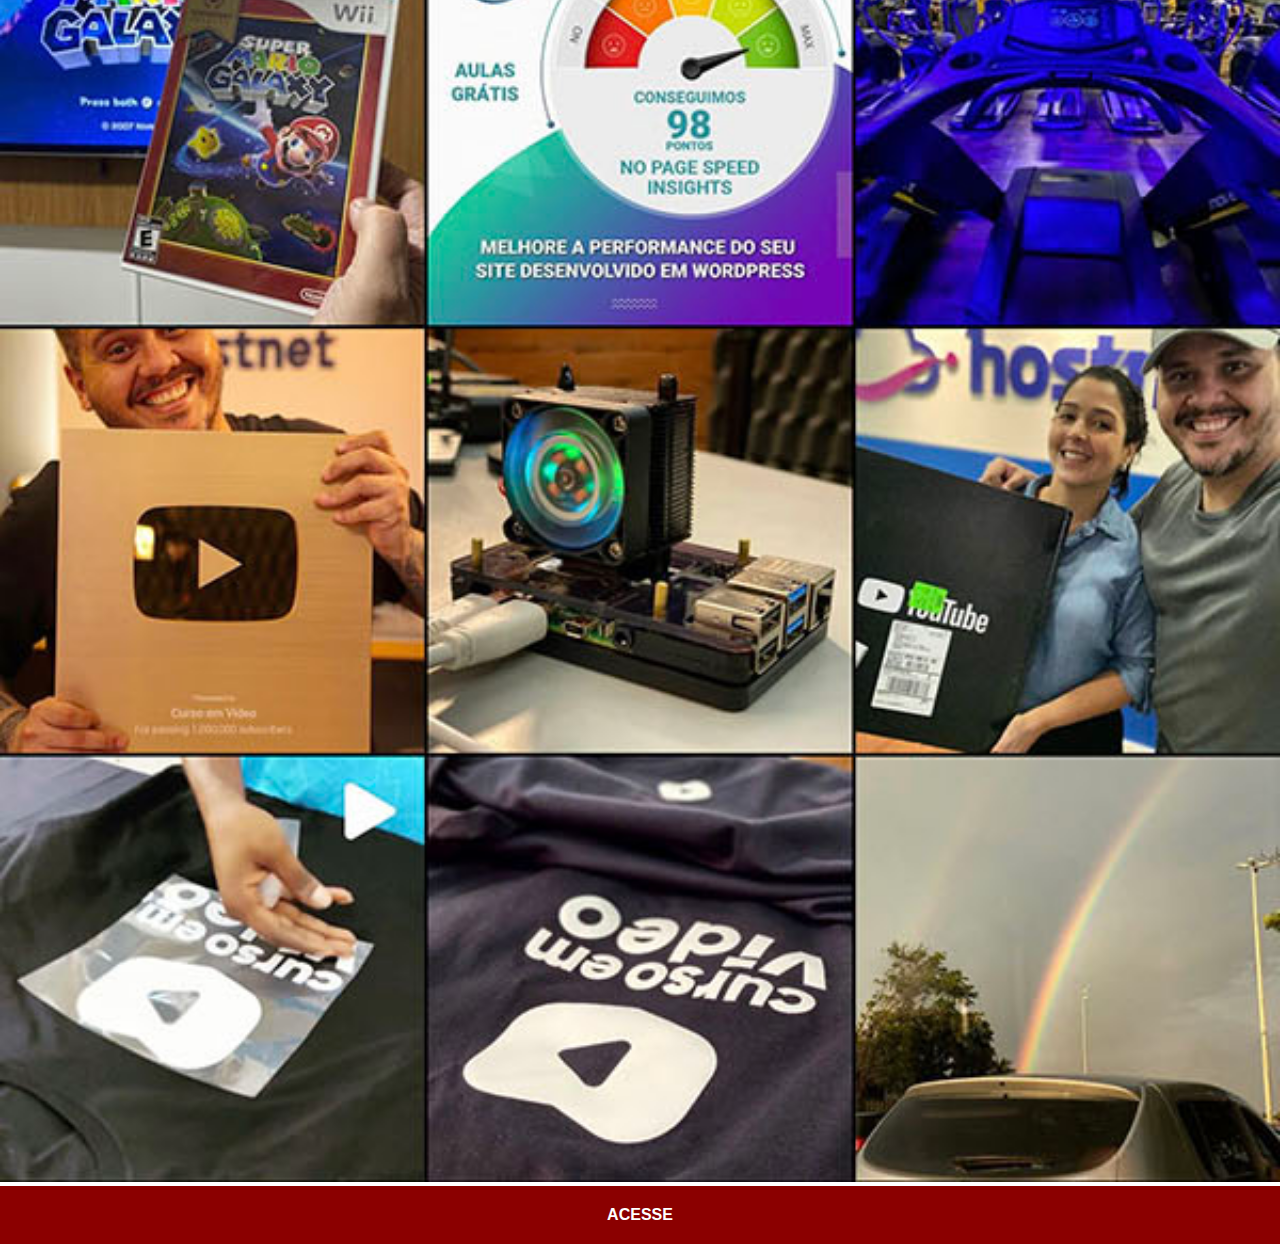
<file: instagram.html>
<!DOCTYPE html>
<html lang="pt-BR">
<head>
    <meta charset="UTF-8">
    <meta name="viewport" content="width=device-width, initial-scale=1.0">
    <title>pag instagram</title>
    <link rel="stylesheet" href="estilos/social.css">
</head>
<body>
    <img src="imagens/tela-instagram.jpg" alt="tela do instagram">

    <a href="https://www.instagram.com/gustavoguanabara/" target="_blank">ACESSE</a>
</body>
</html>
</file>
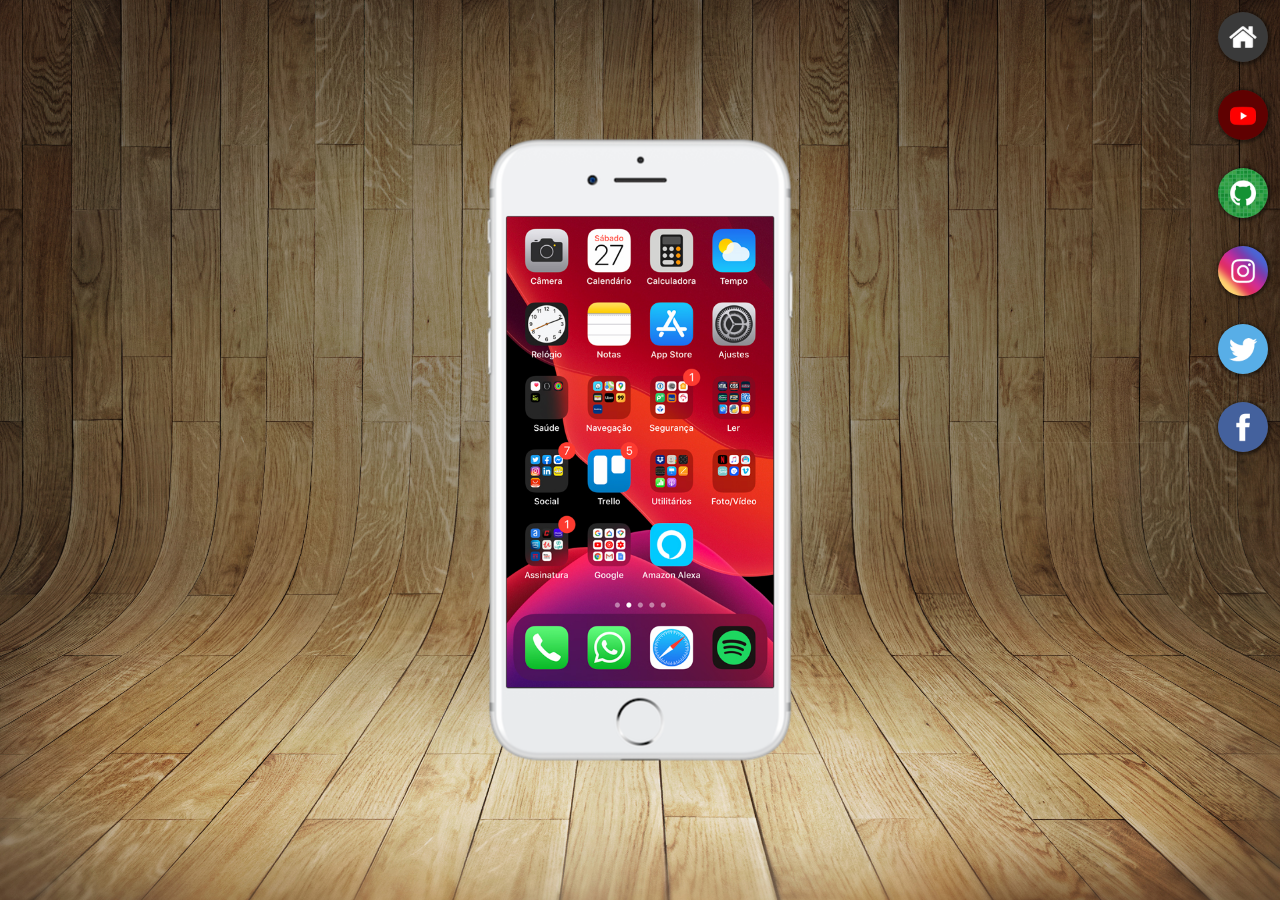
<file: tela_inicial.html>
<!DOCTYPE html>
 <html lang="pt-BR">
 <head>
    <meta charset="UTF-8">
    <meta name="viewport" content="width=device-width, initial-scale=1.0">
    <link rel="stylesheet" href="estilos/style.css">
    <title>Projeto Redes Sociais</title>
 </head>
 <body>
    <main>
        <section id="telefone">
           <iframe src="home.html" name="tela" id="tela"  frameborder="0">
            Seu navegador não é compativel com este recurso.
           </iframe>
        </section>
        <section id="redes-sociais">
            <a href="home.html" target="tela"><img src="imagens/logo-home.jpg" alt=""></a><br>

            <a href="youtube_if.html" target="tela"><img src="imagens/logo-youtube.jpg" alt=""></a><br>

            <a href="github.html" target="tela"><img src="imagens/logo-github.jpg" alt=""></a><br>

            <a href="instagram.html" target="tela"><img src="imagens/logo-instagram.jpg" alt=""></a><br>

            <a href="twitter.html" target="tela"><img src="imagens/logo-twitter.jpg" alt=""></a><br>

            <a href="facebook_tela.html" target="tela"><img src="imagens/logo-facebook.jpg" alt=""></a><br>      
        </section>
    </main>
 </body>
 </html>
</file>
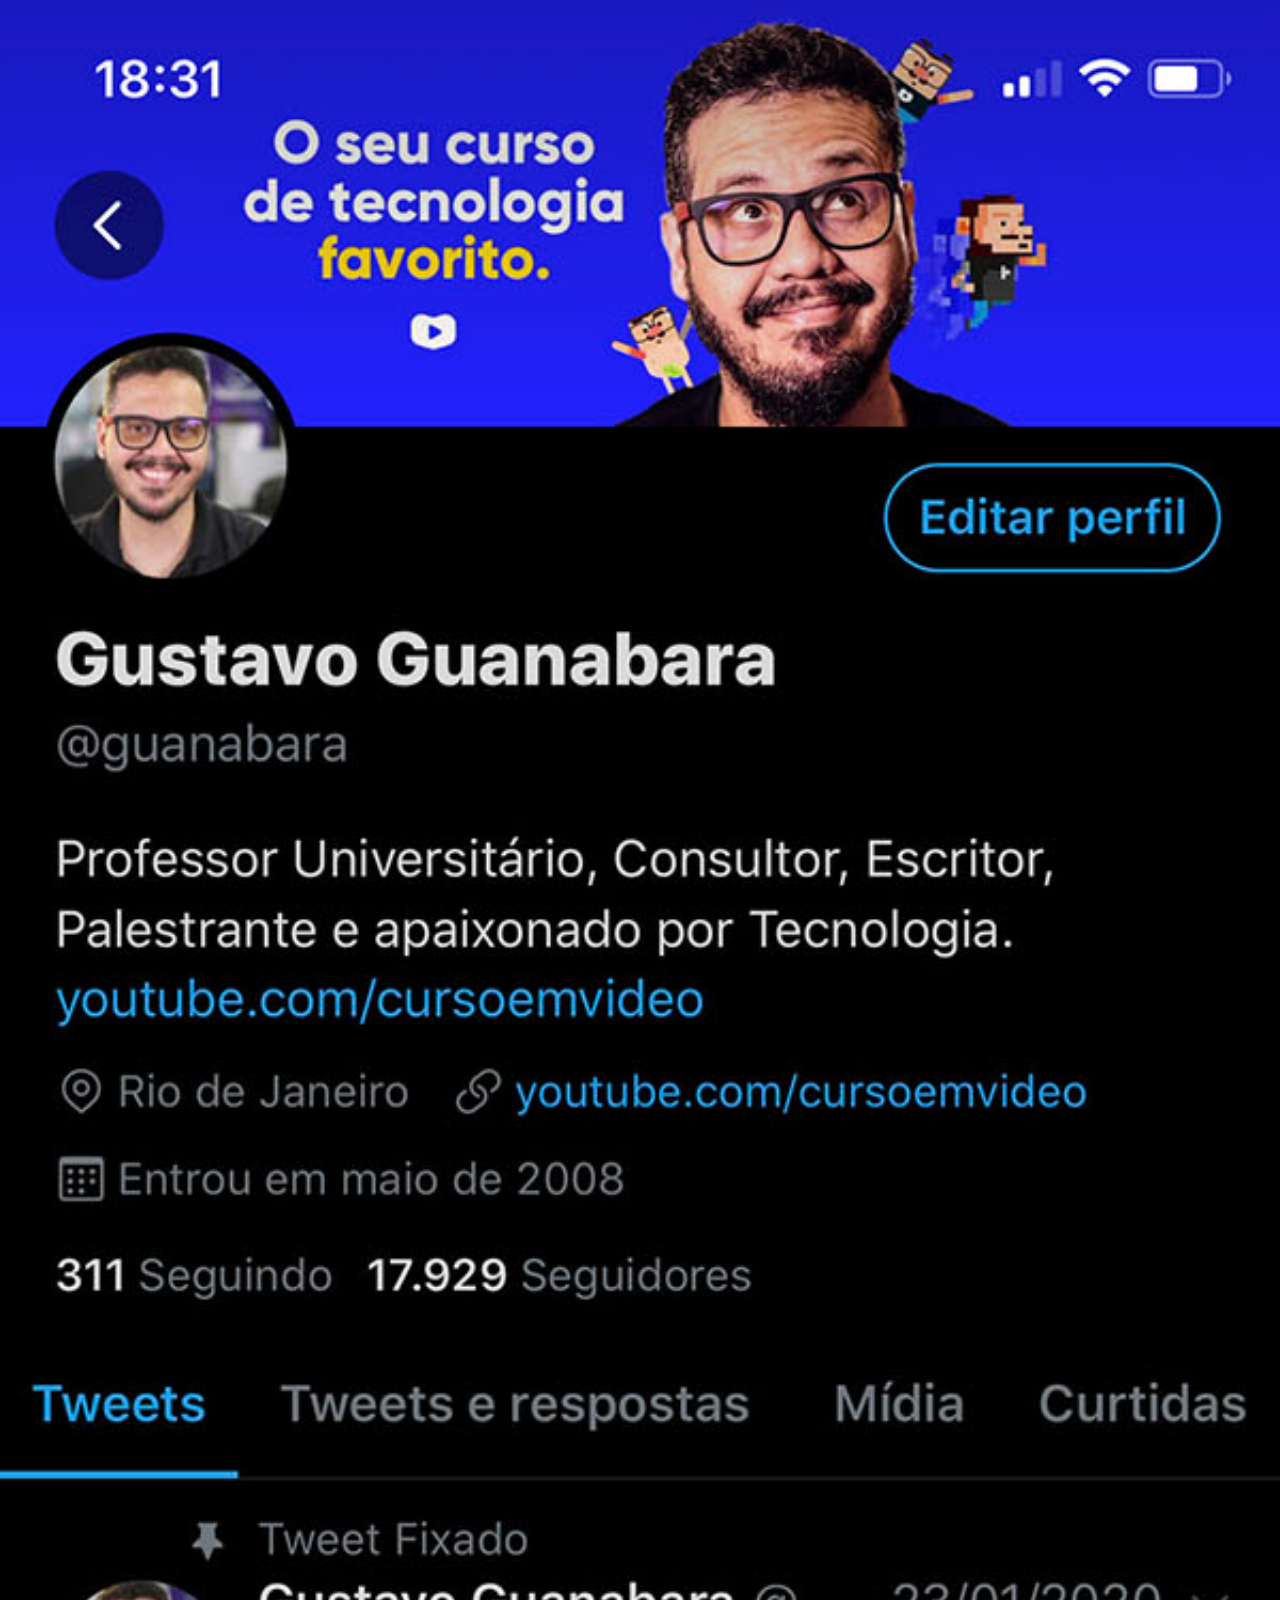
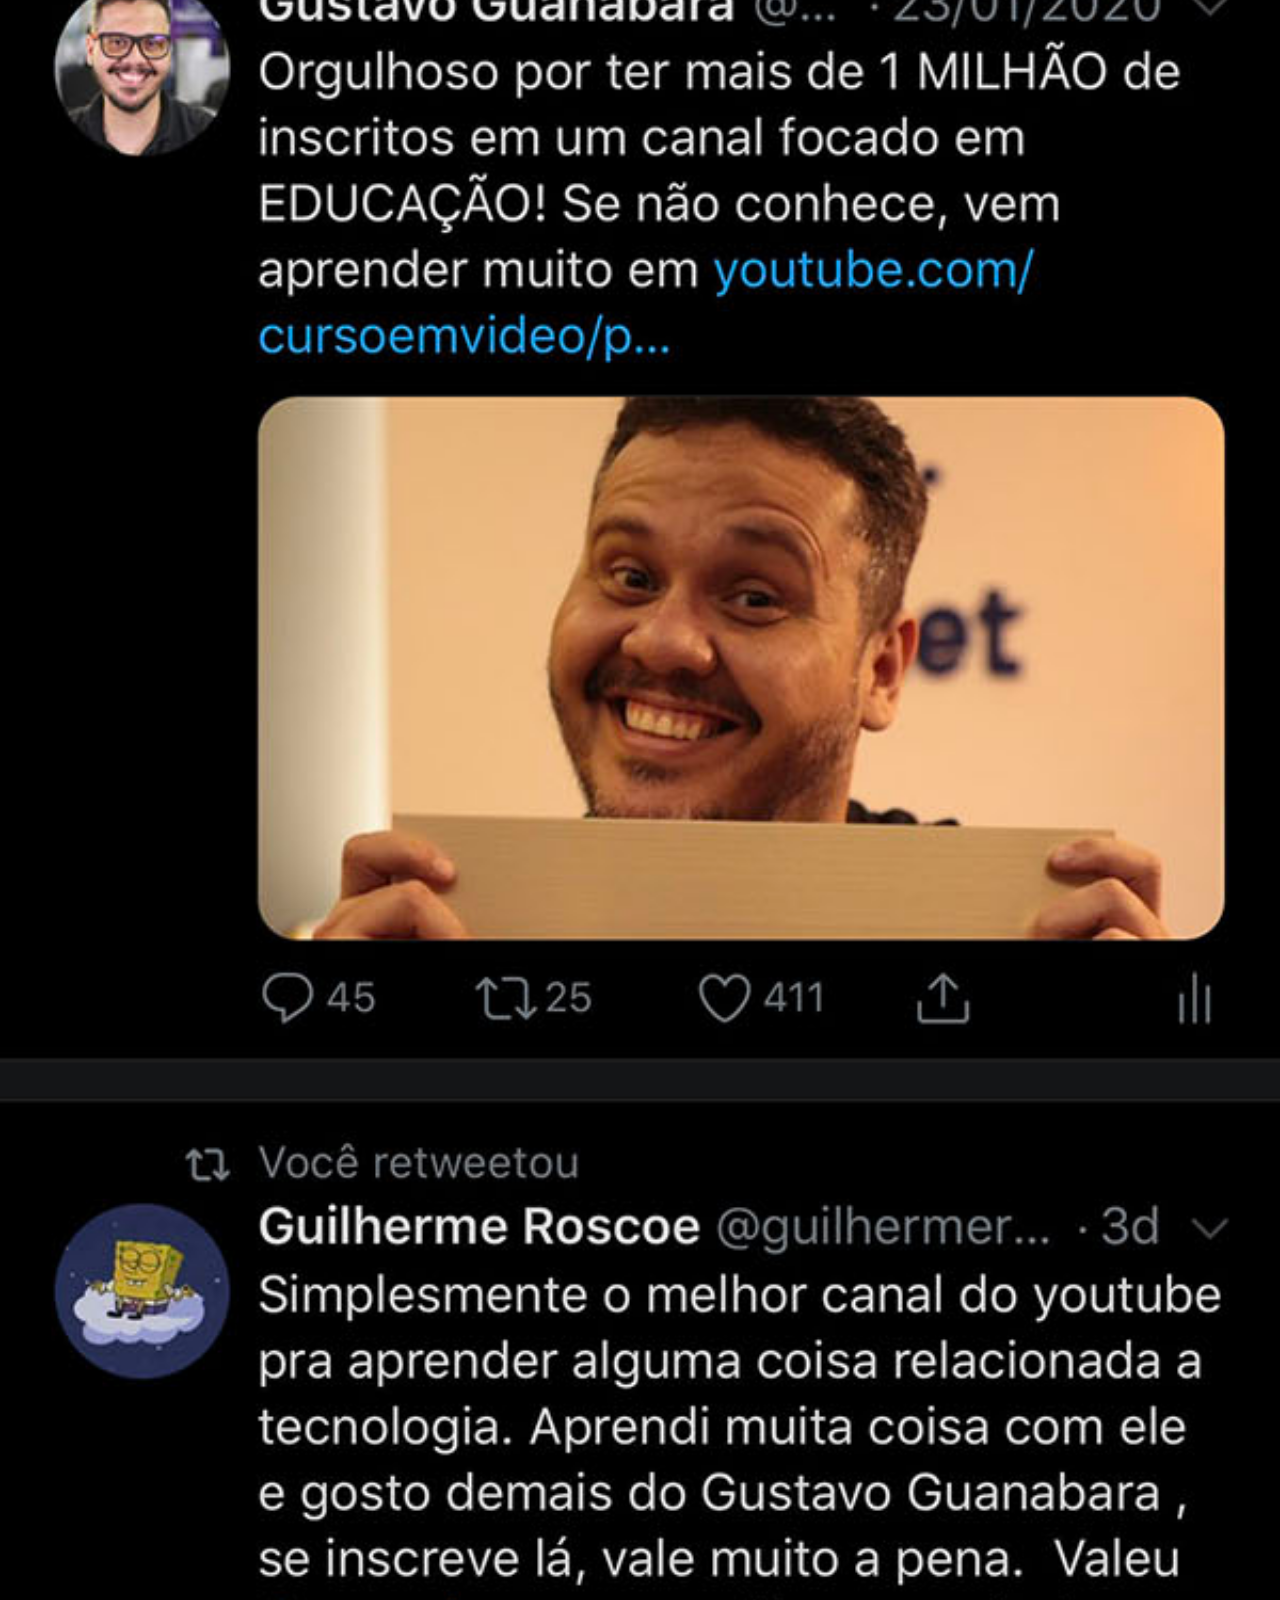
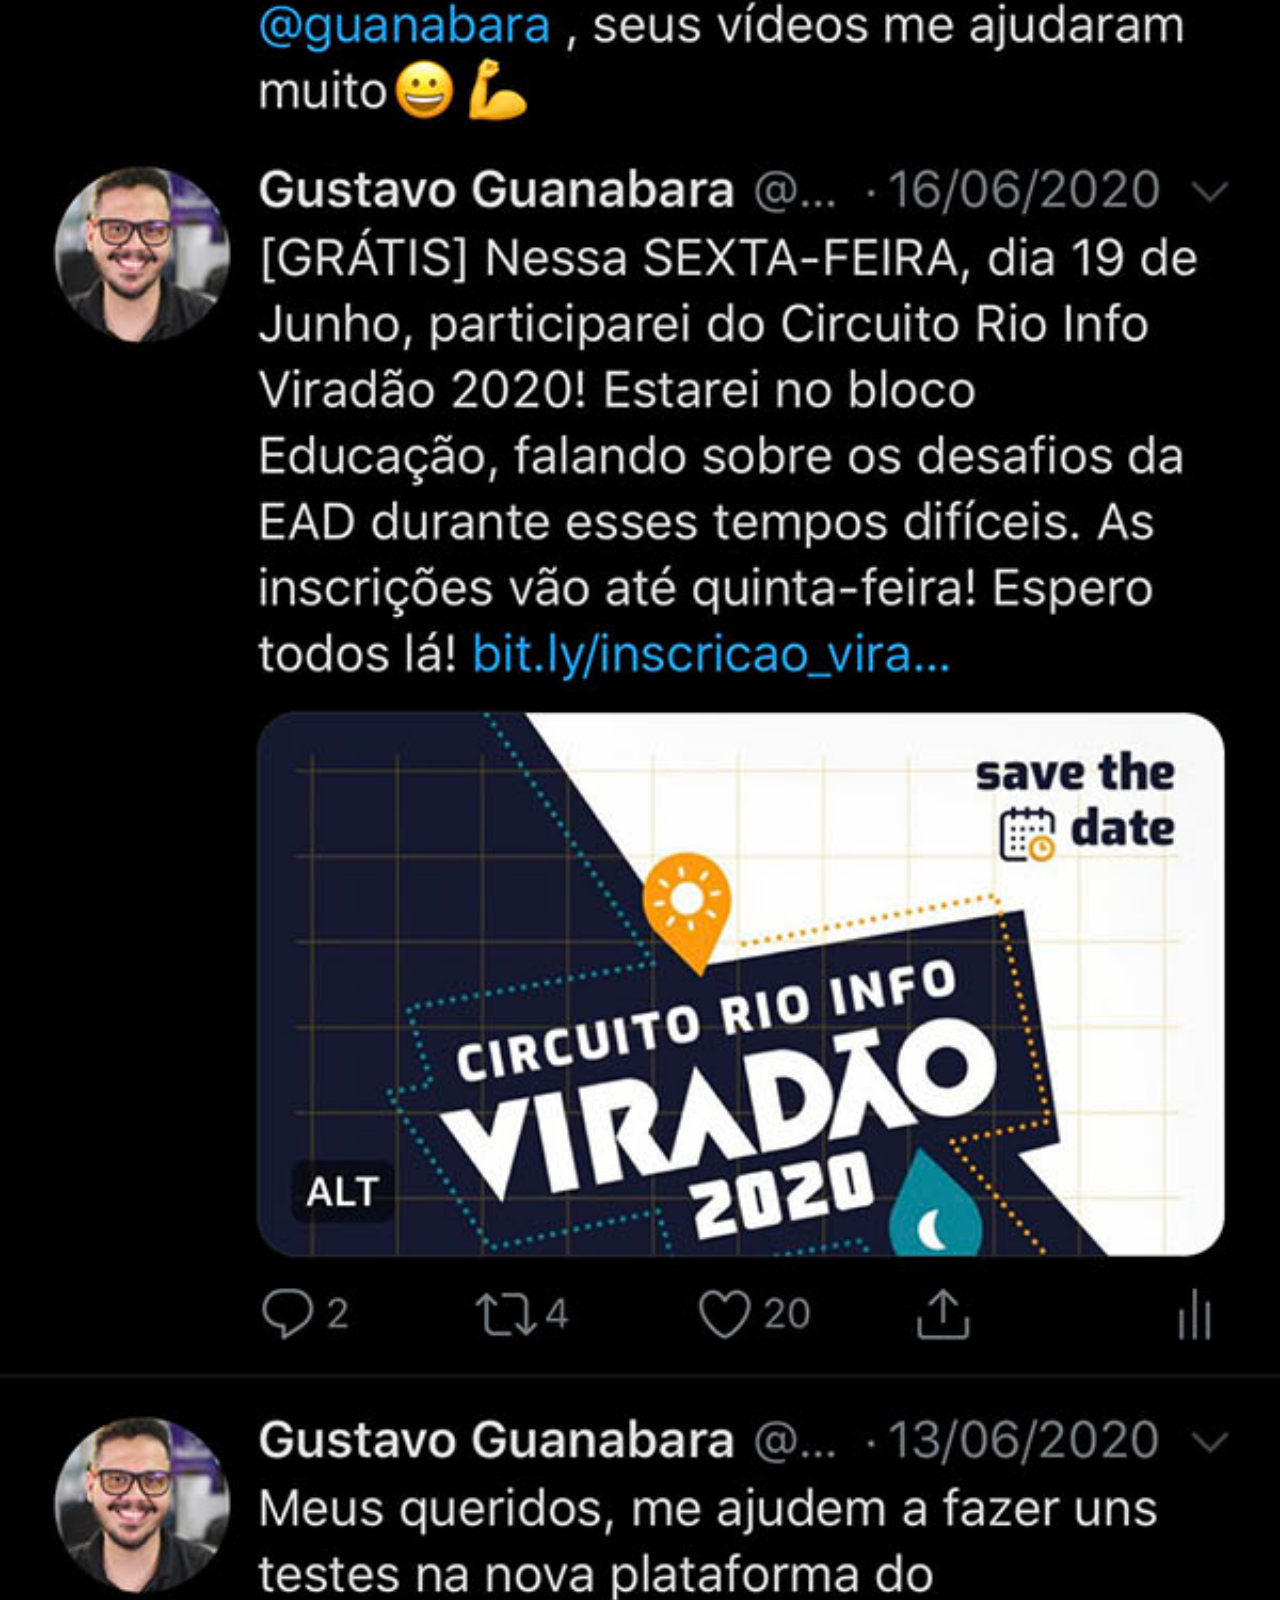
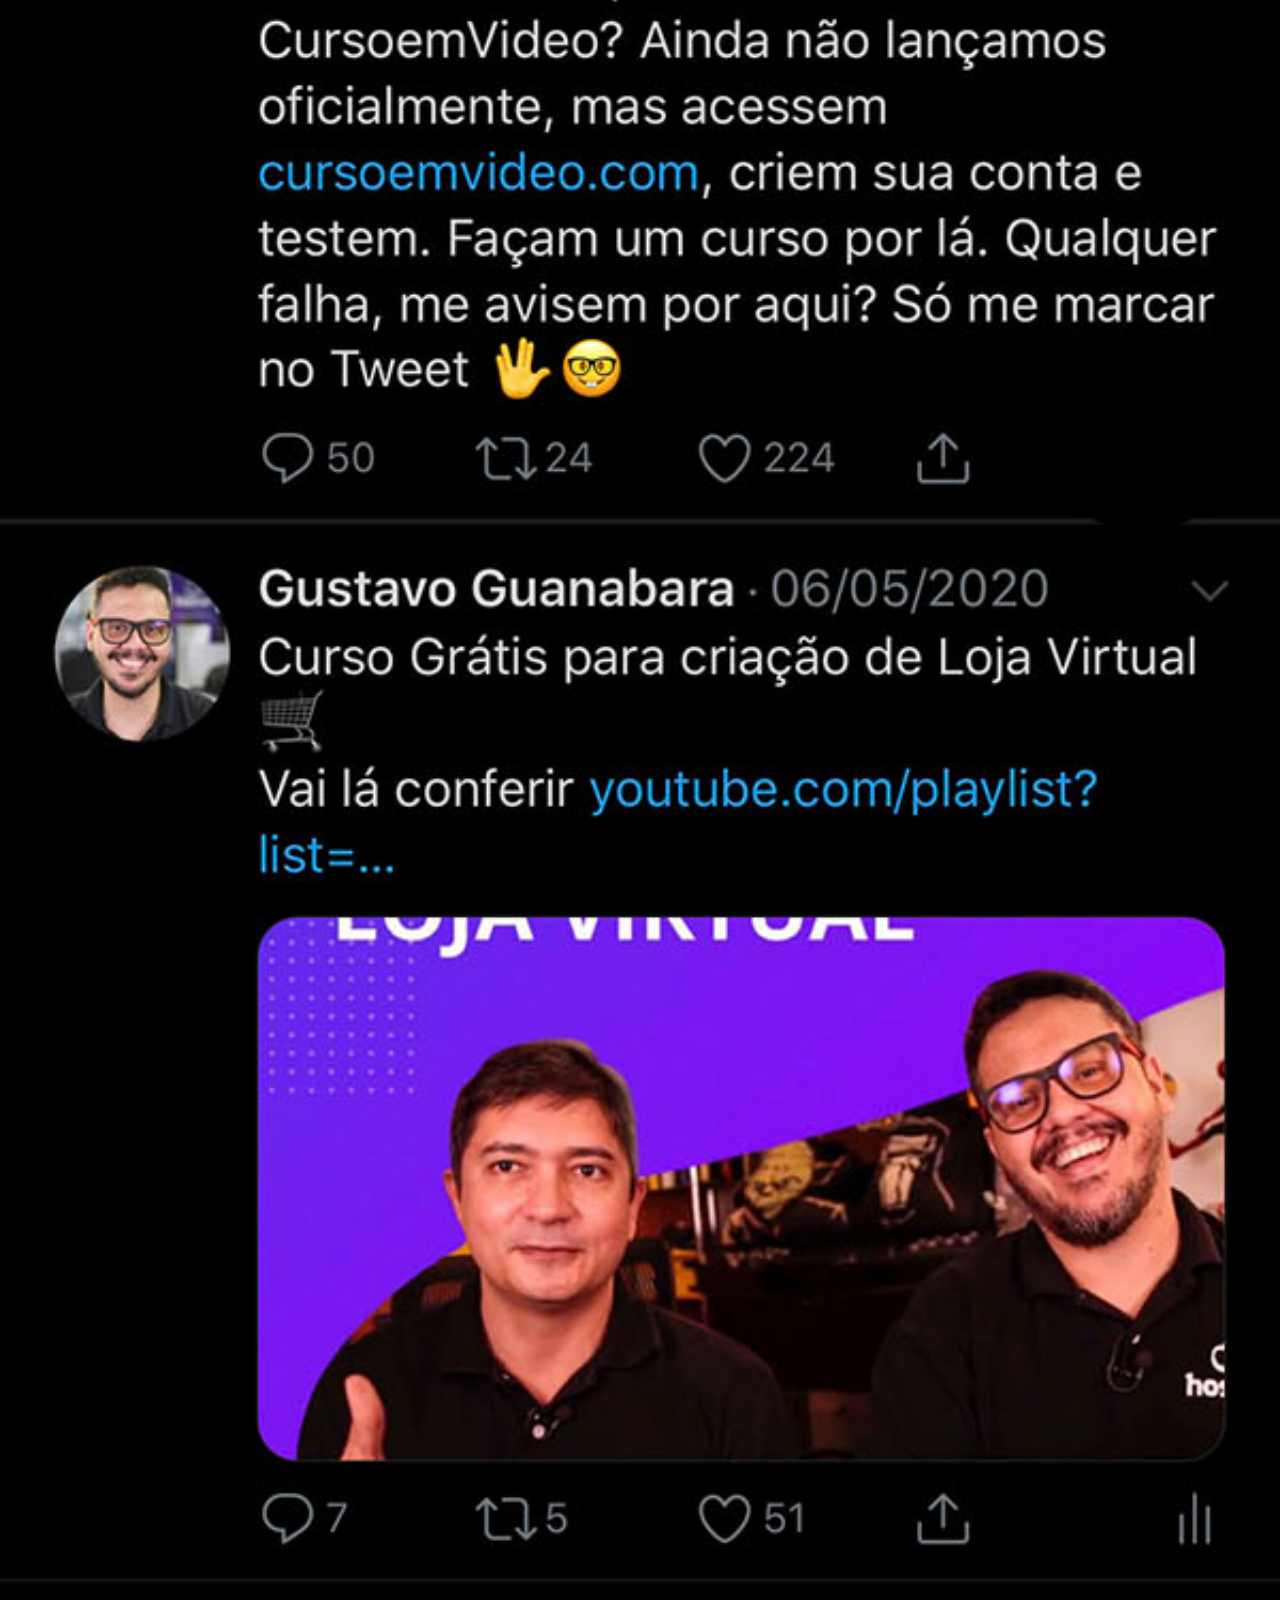
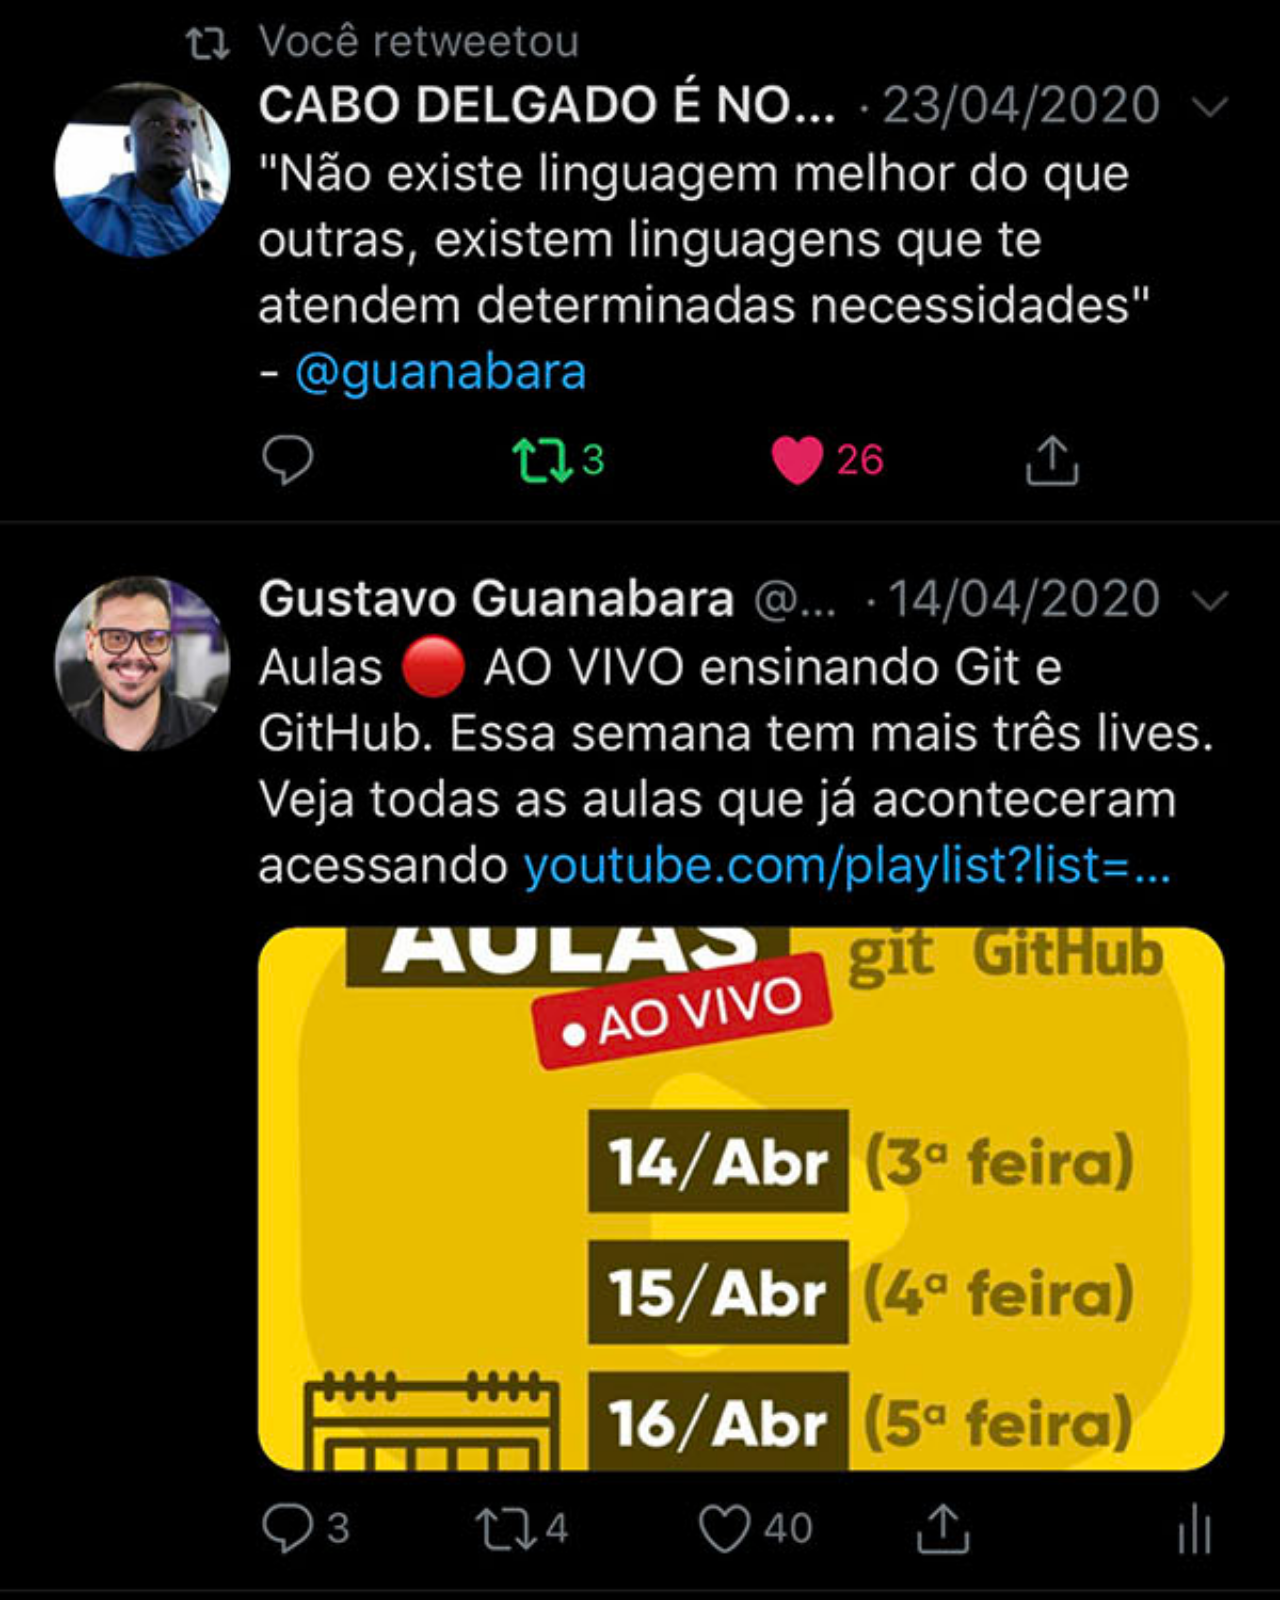
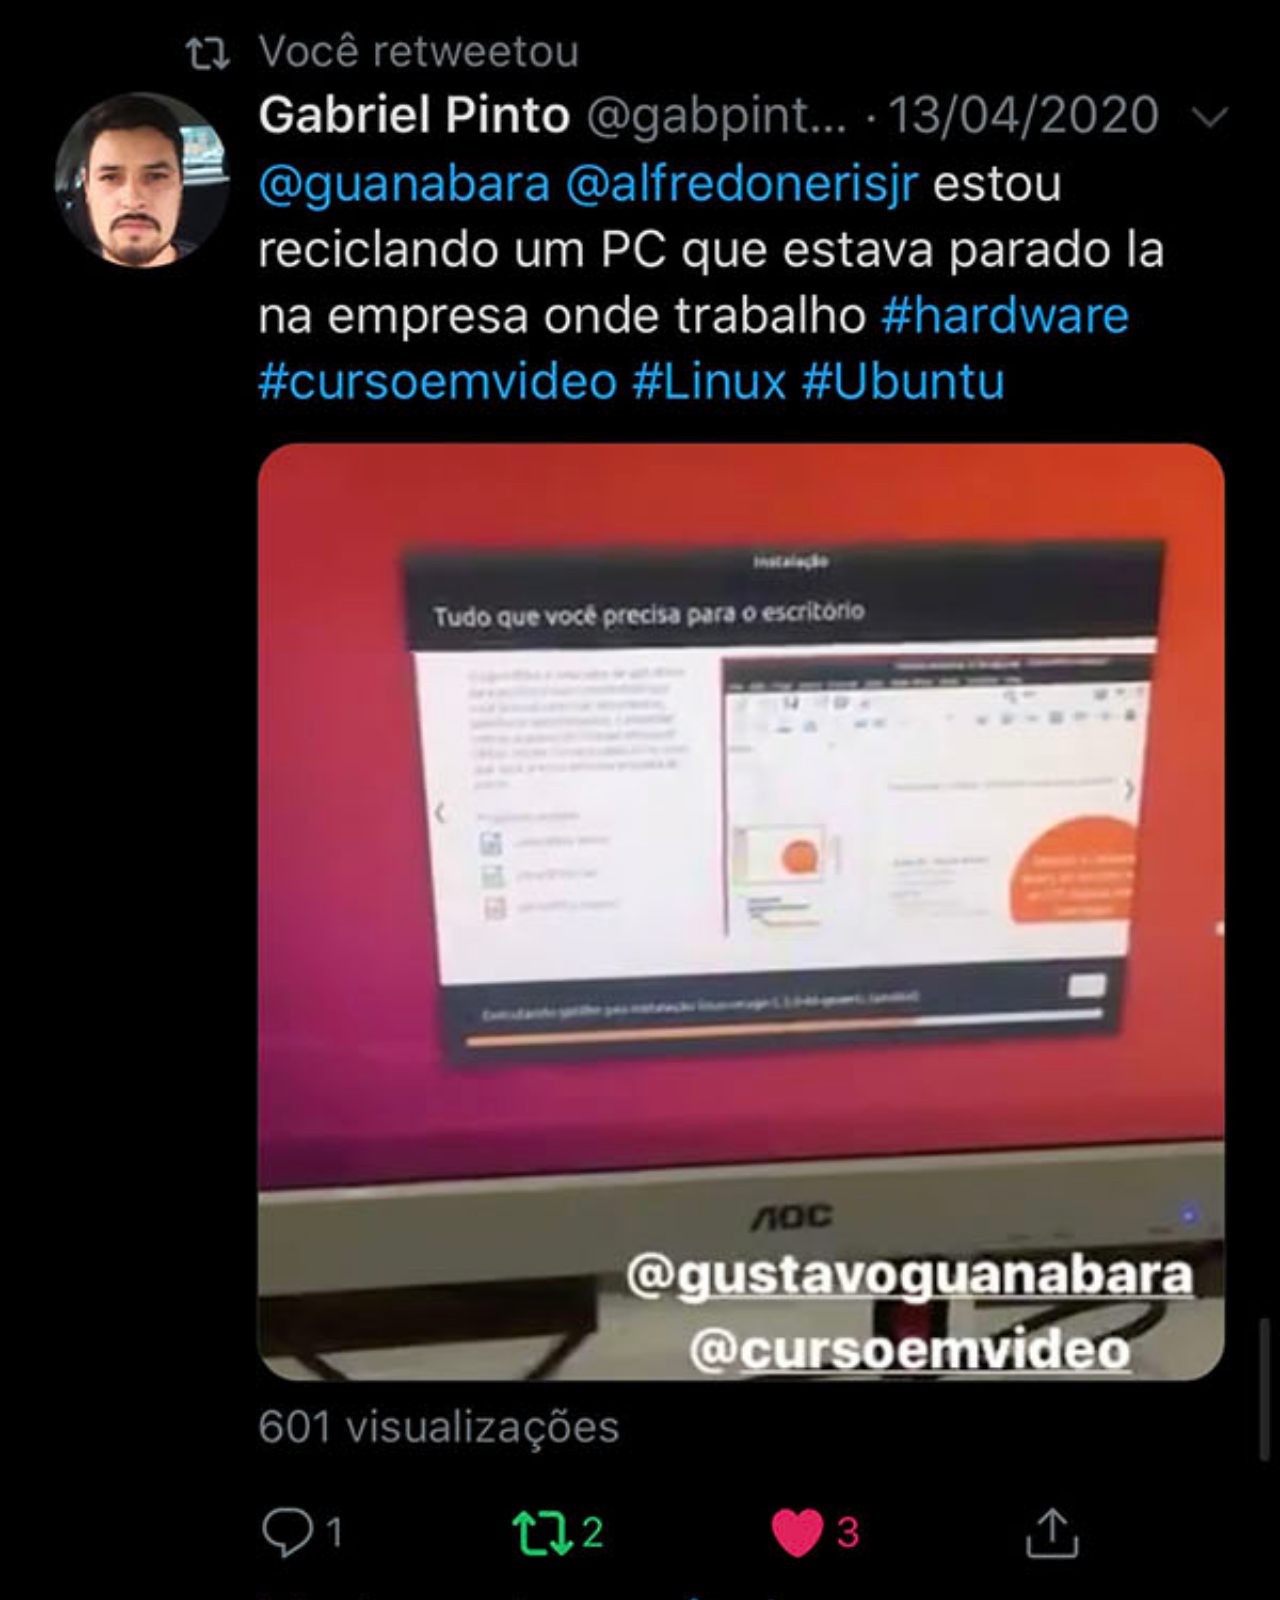
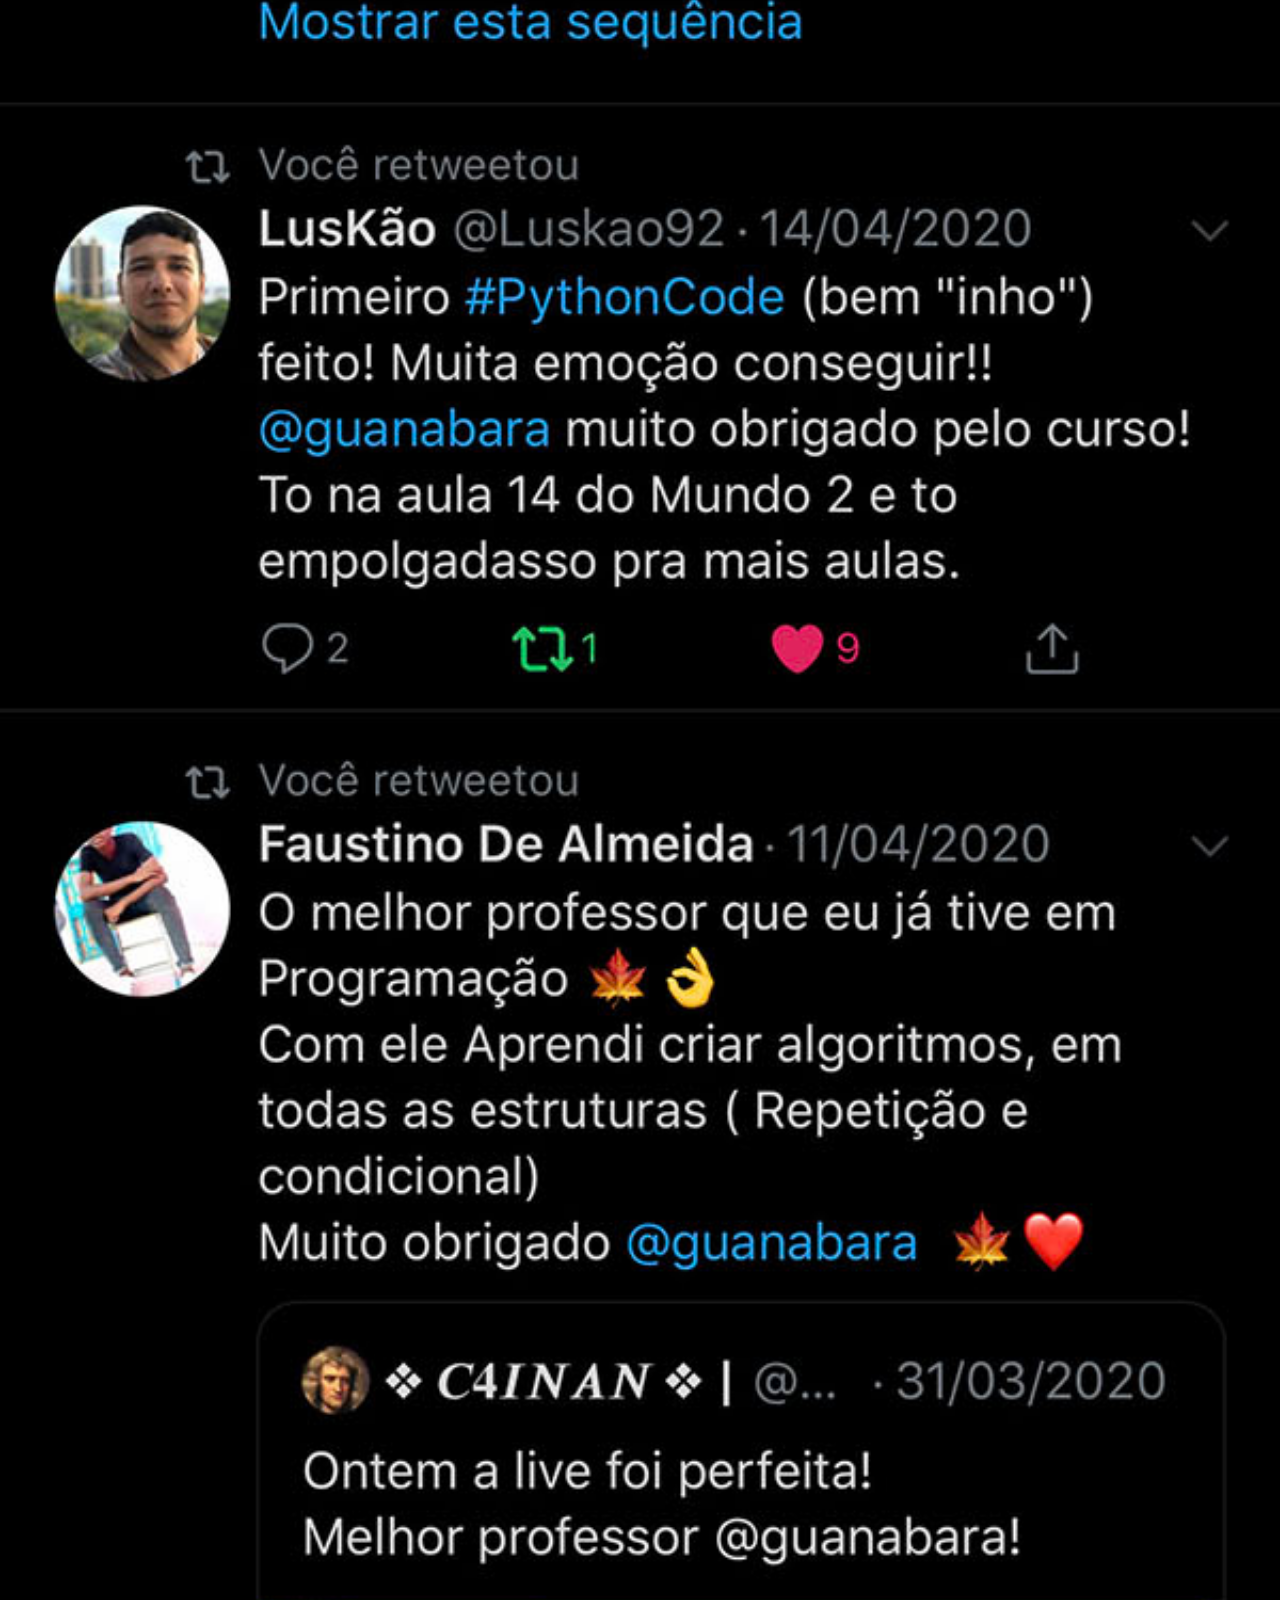
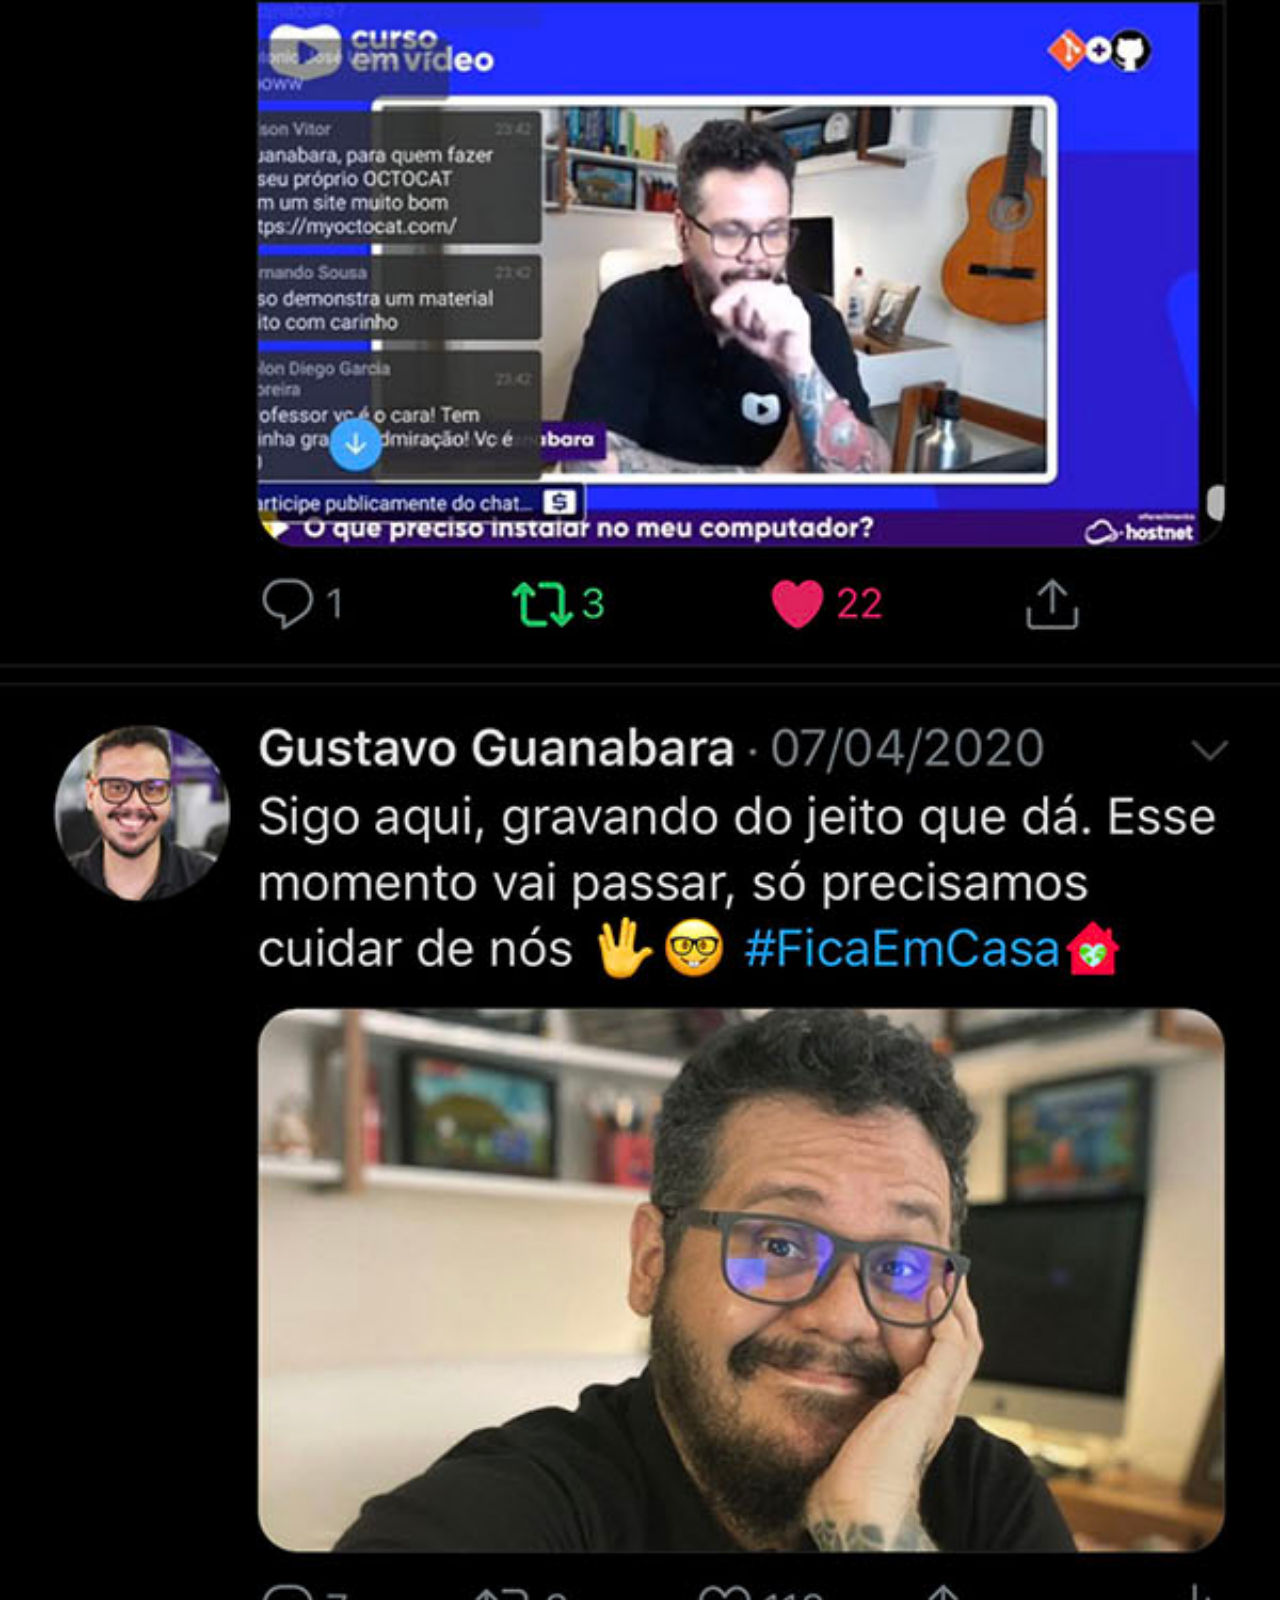
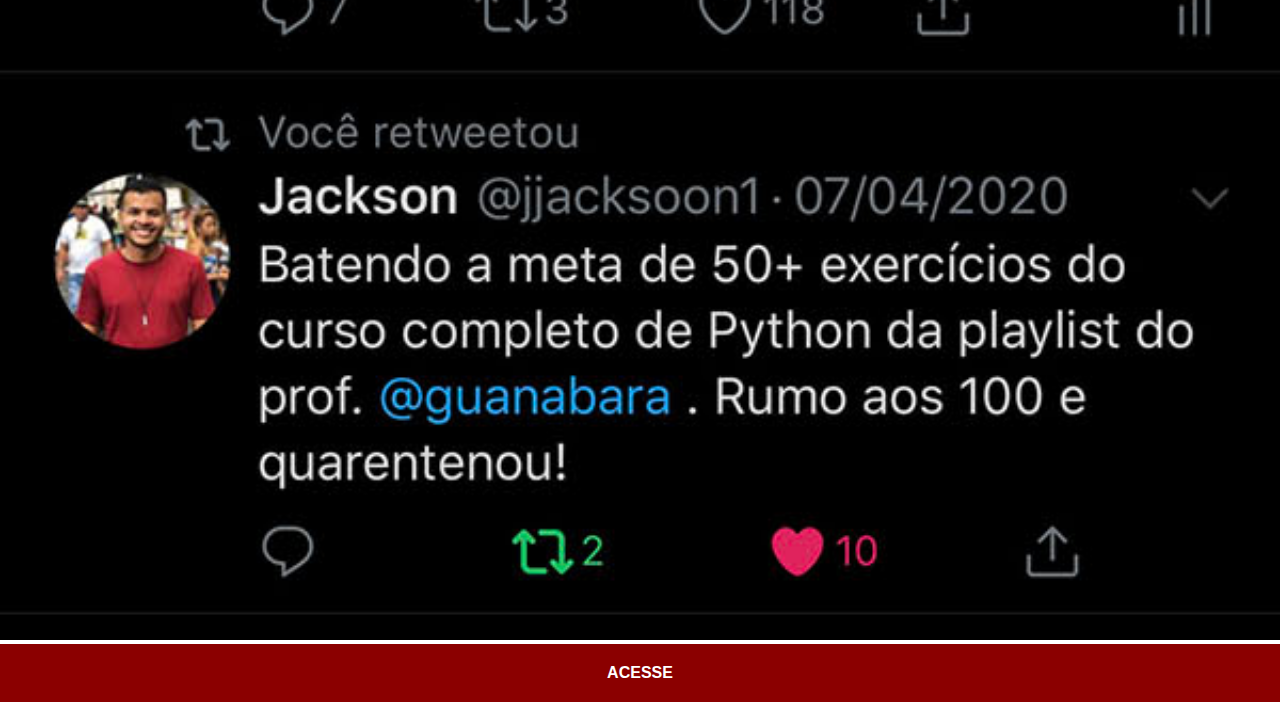
<file: twitter.html>
<!DOCTYPE html>
<html lang="pt-BR">
<head>
    <meta charset="UTF-8">
    <meta name="viewport" content="width=device-width, initial-scale=1.0">
    <title>pag twitter</title>
    <link rel="stylesheet" href="estilos/social.css">
</head>
<body>
    <img src="imagens/tela-twitter.jpg" alt="tela do twitter">

    <a href="https://twitter.com/guanabara" target="_blank">ACESSE</a>
</body>
</html>
</file>
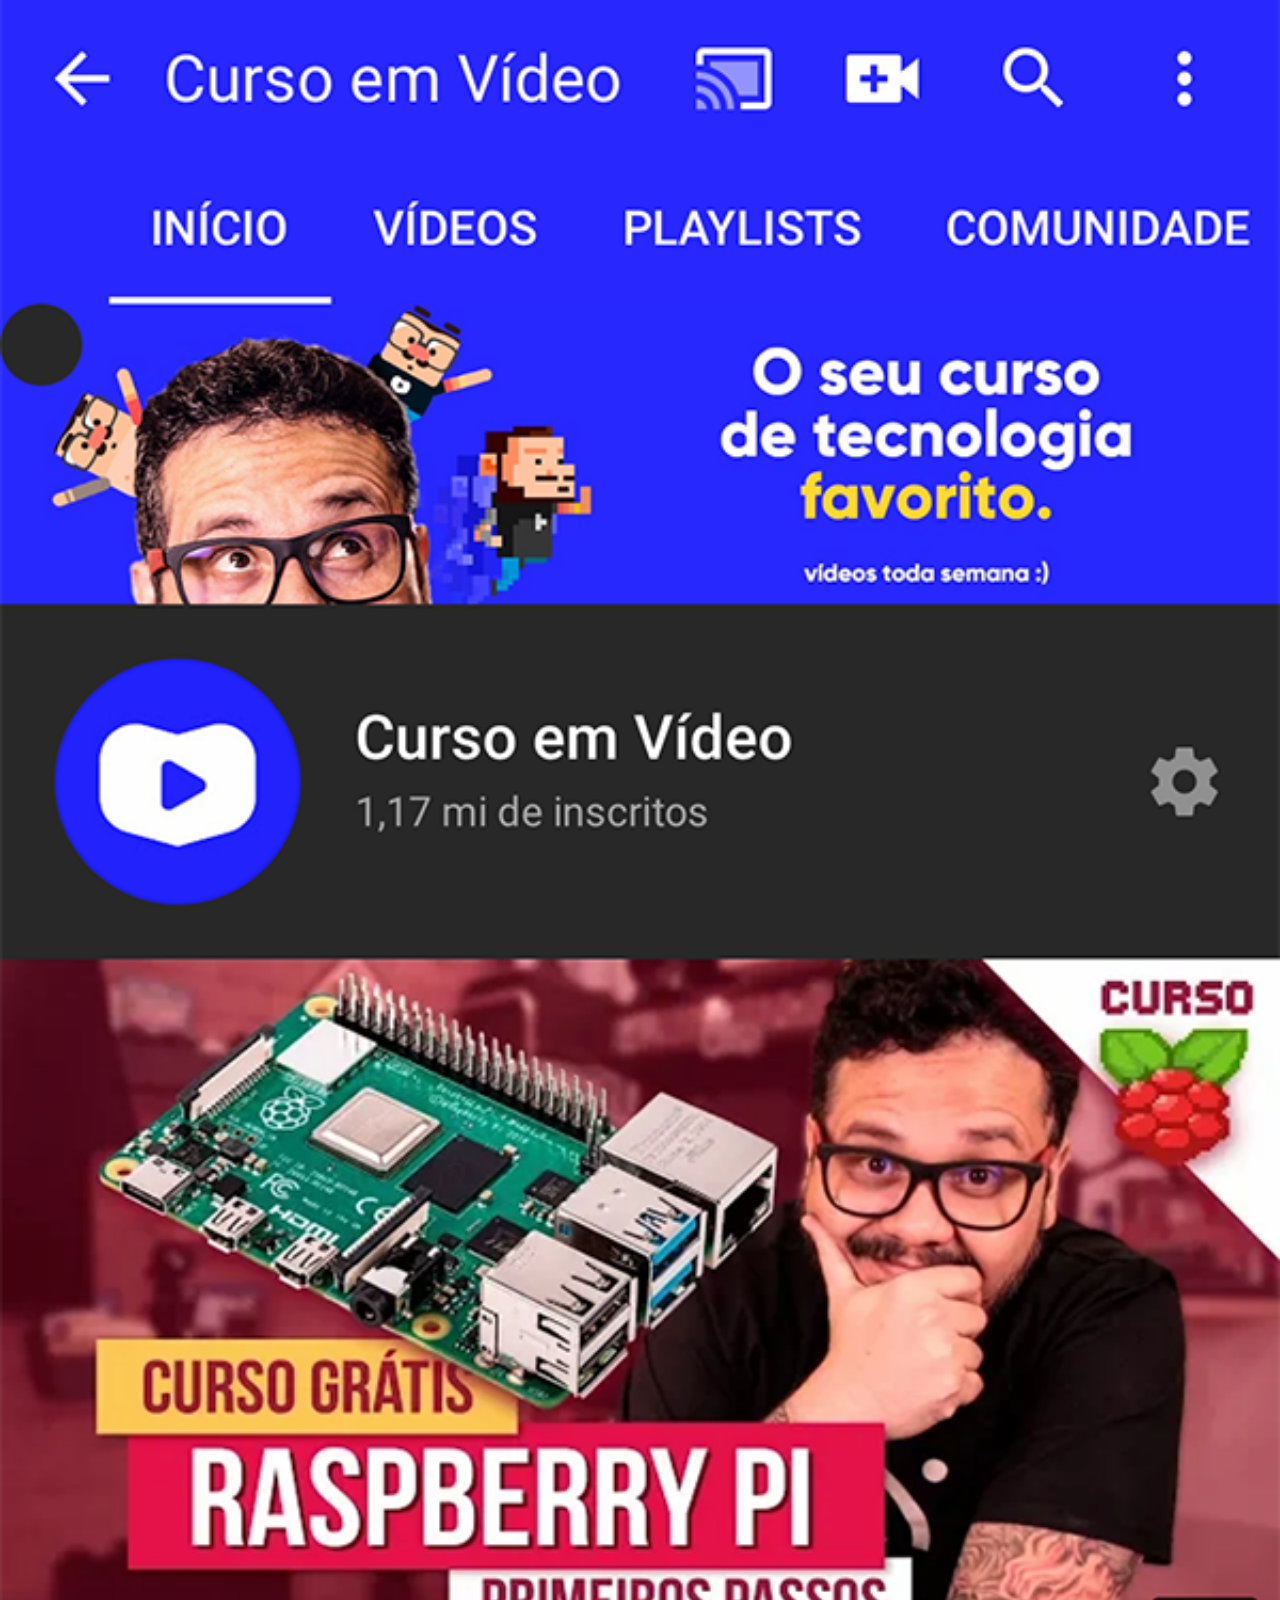
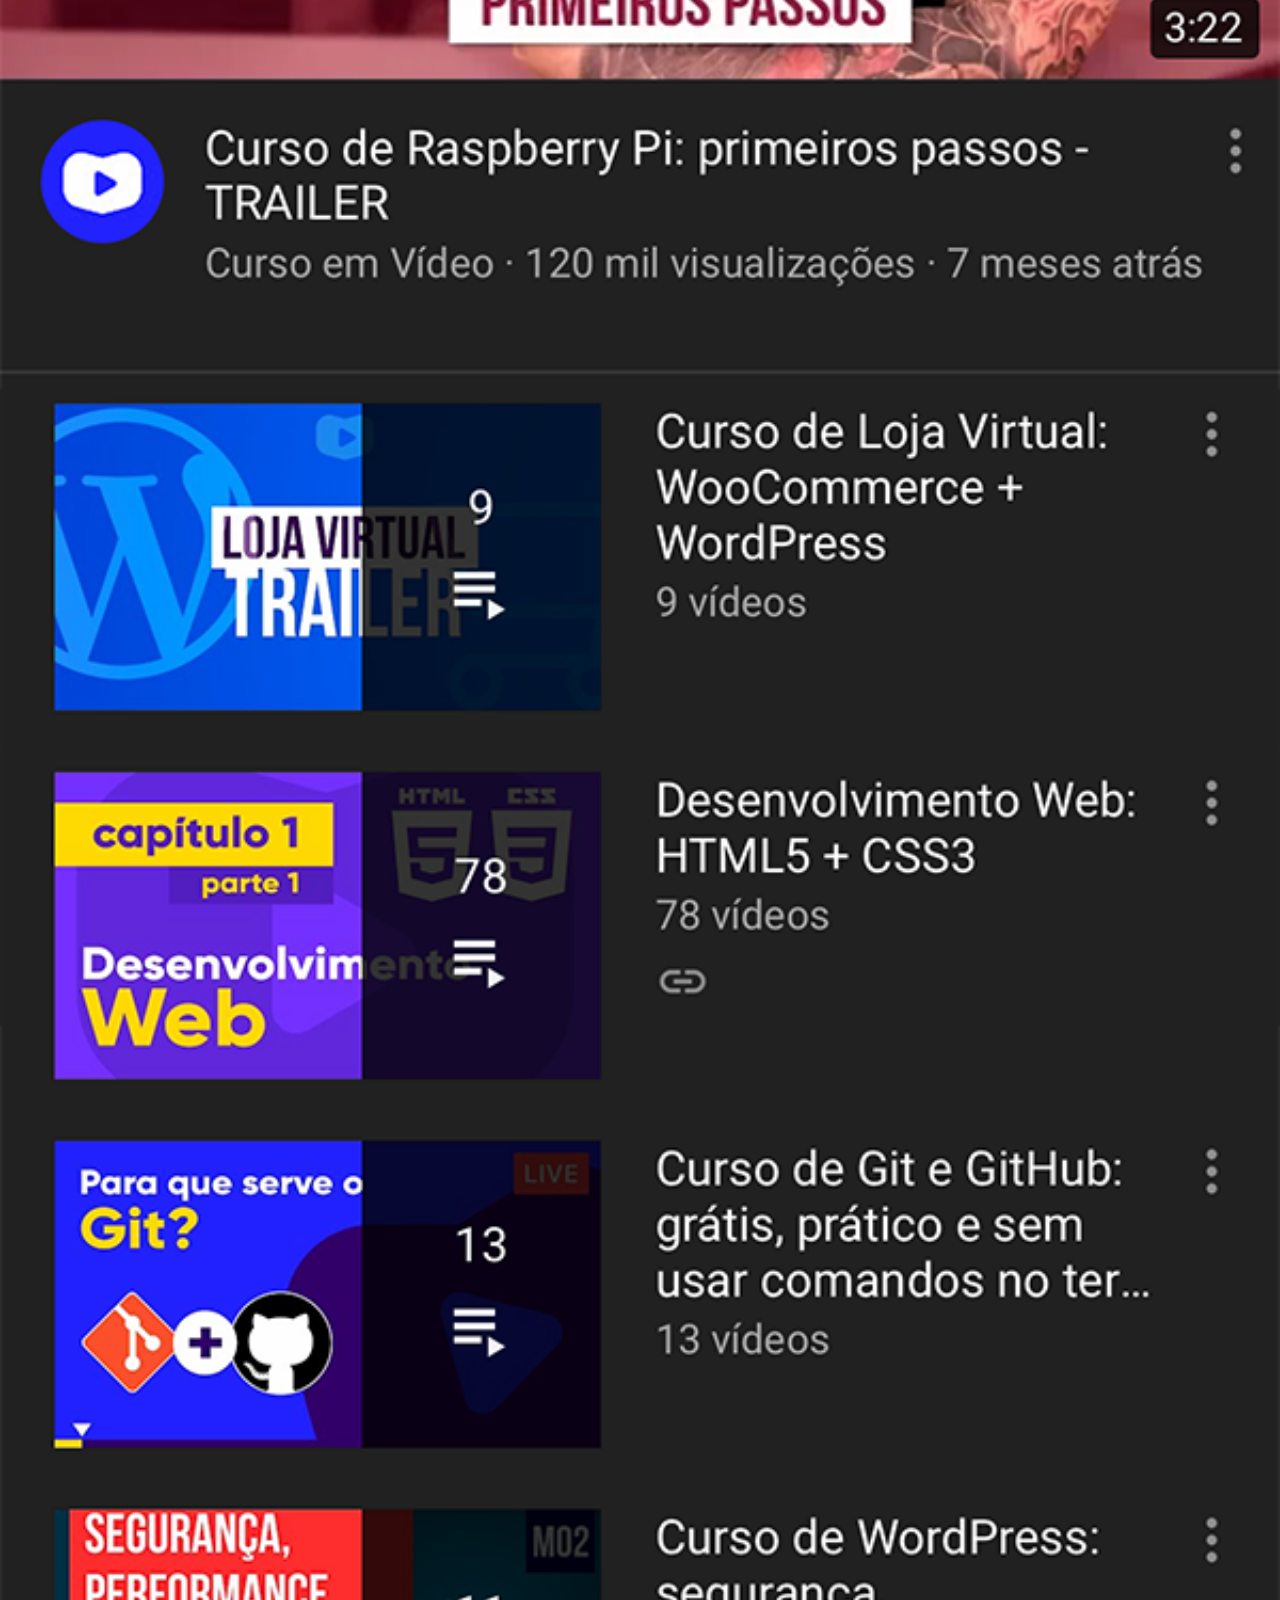
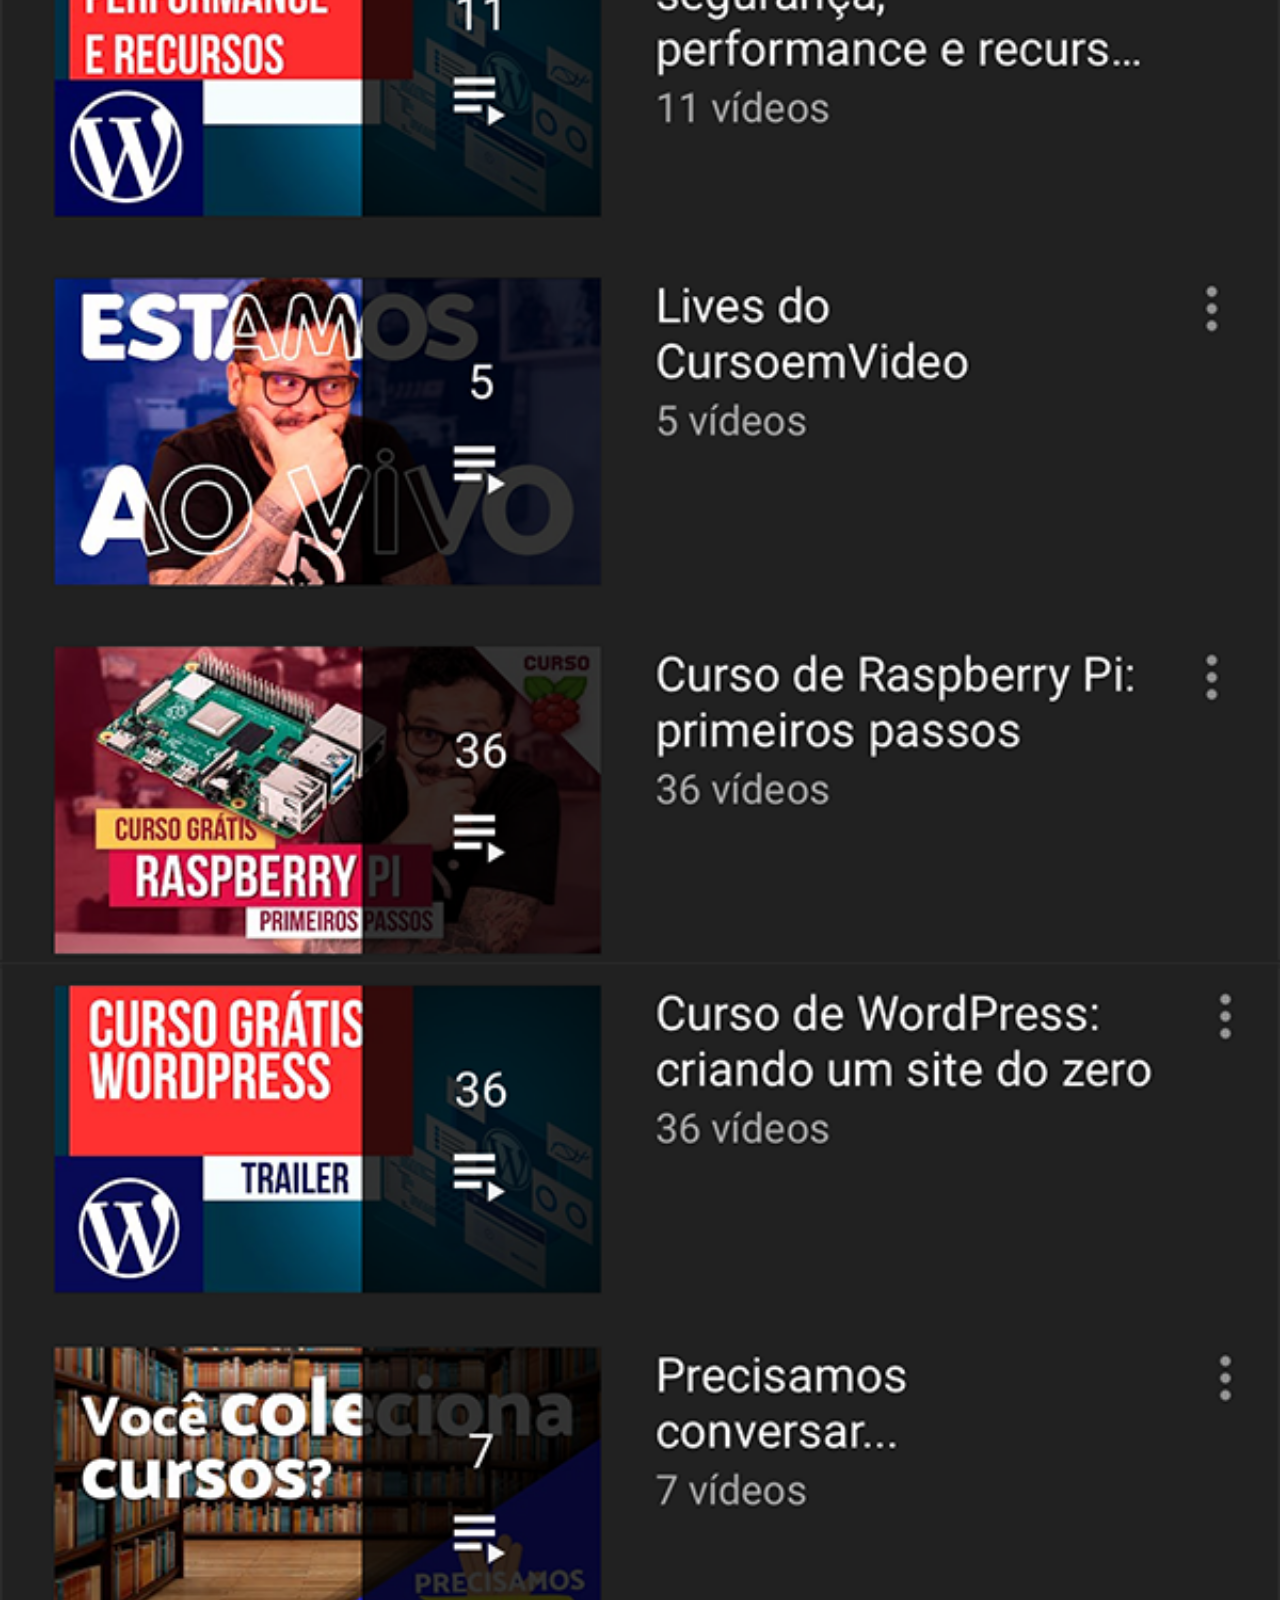
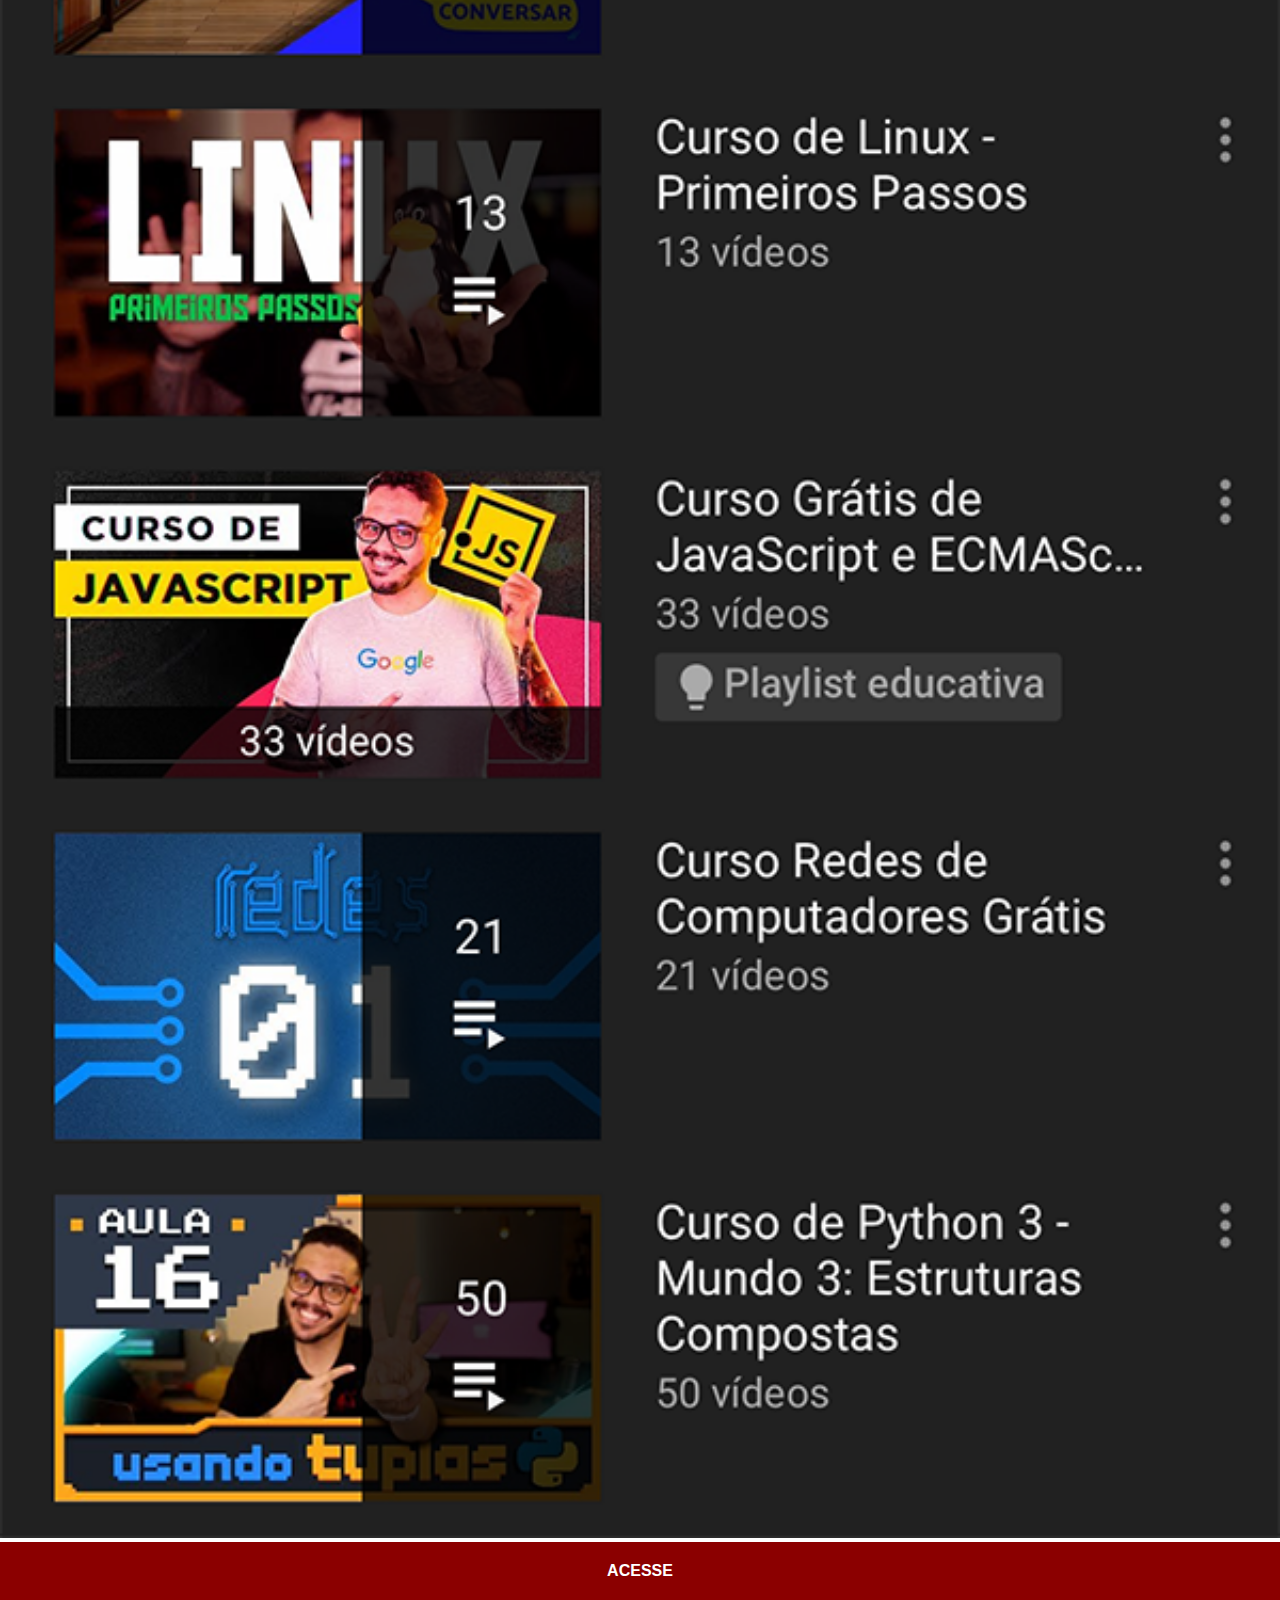
<file: youtube_if.html>
<!DOCTYPE html>
<html lang="pt-BR">
<head>
    <meta charset="UTF-8">
    <meta name="viewport" content="width=device-width, initial-scale=1.0">
    <title>YouTube</title>
    <link rel="stylesheet" href="estilos/social.css">
</head>
<body>
    <img src="imagens/tela-youtube.png" alt="tela do YouTube">
    <a href="https://www.youtube.com/curso%20em%20video" target="_blank">ACESSE</a>
</body>
</html>
</file>
<file: estilos/social.css>
@charset "UTF -8";

* {
    margin: 0;
    padding: 0;
    font-family: Arial, Helvetica, sans-serif;
}

::-webkit-scrollbar {
    width: 0px;
    height: 0px;
}

img {
    width: 100vw;
}

a {
    display: block;
    padding: 20px;
    text-align: center;
    background-color: darkred;
    color: white;
    font-weight: bolder;
    text-decoration: none;
}

a:hover {
    background-color: red;
}
</file>
<file: estilos/style.css>
@charset "UTF-8";

* {
    margin: 0;
    padding: 0;
    font-family: Arial, Helvetica, sans-serif;
}

html, body {
    height: 100vh;
    width: 100vw;
    background-color: red;
}

body {
    background: url('../imagens/fundo-madeira.jpg') no-repeat top center;/* nesse caso o seletor so presiza 'ser backgrond' a imagem ira funcionar.*/
    background-size: cover;/*cover quer dizer cobrir, entao e tamanho do background : cobrir.*/
    background-attachment: fixed;
    
}

main {
    position: relative;
    height: 100vh;
}

section#telefone {
    position: absolute;
    top: 50%;
    left: 50%;
    transform: translate(-50%, -50%);

    height: 627px;
    width: 311px;
    
    background: url('../imagens/frame-iphone.png') no-repeat;
}

iframe#tela {
    position: relative;
    top: 80px;
    left: 22px;
    width: 267px;
    height: 471px;
}

section#redes-sociais {
    text-align: right;
}

 section#redes-sociais img{
    width: 50px;
    margin: 12px;
    border-radius: 50%;
    box-shadow: 1px 1px 3px 2px rgba(0, 0, 0, 0.418);
    box-sizing: border-box;/*--dimersão da cixa: borda da caixa;--  essa configuração faz com que a borda colocada no 'hover' não interfira nos outros elementos um do lado do outro.*/
    
 }

section#redes-sociais img:hover {
    border: 2px solid rgba(255, 255, 255, 0.508);
    transform: translate(-3px, -3px);
    box-shadow:  3px 3px 2px 1px rgba(0, 0, 0, 0.418);
    transition: transform .5s, border .5s;/*nesse caso o transition vai fazer a trasição do trasform que foi iserido a animação aquele de cima ali mesmo.
    
    É o outo vai fazer a transição da borda, tudo isso feito em medida de segundos.*/
}
</file>
